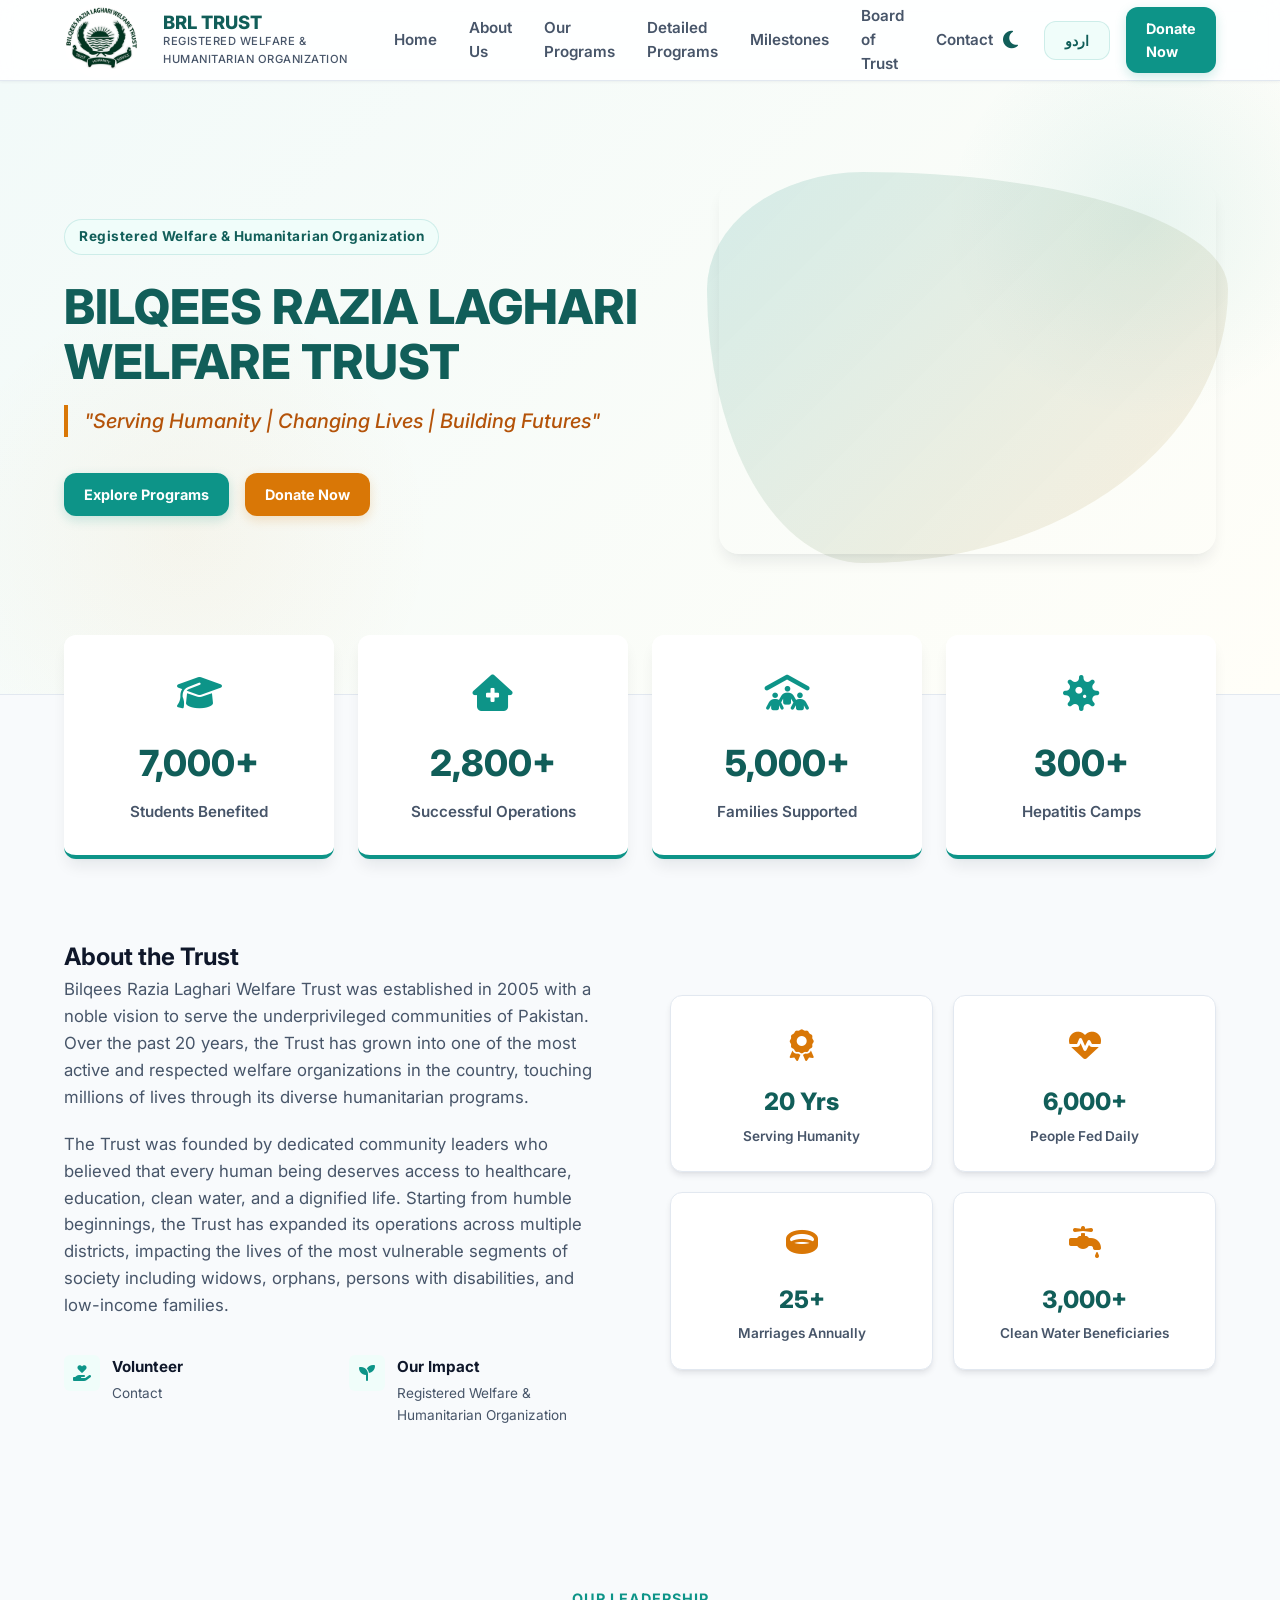
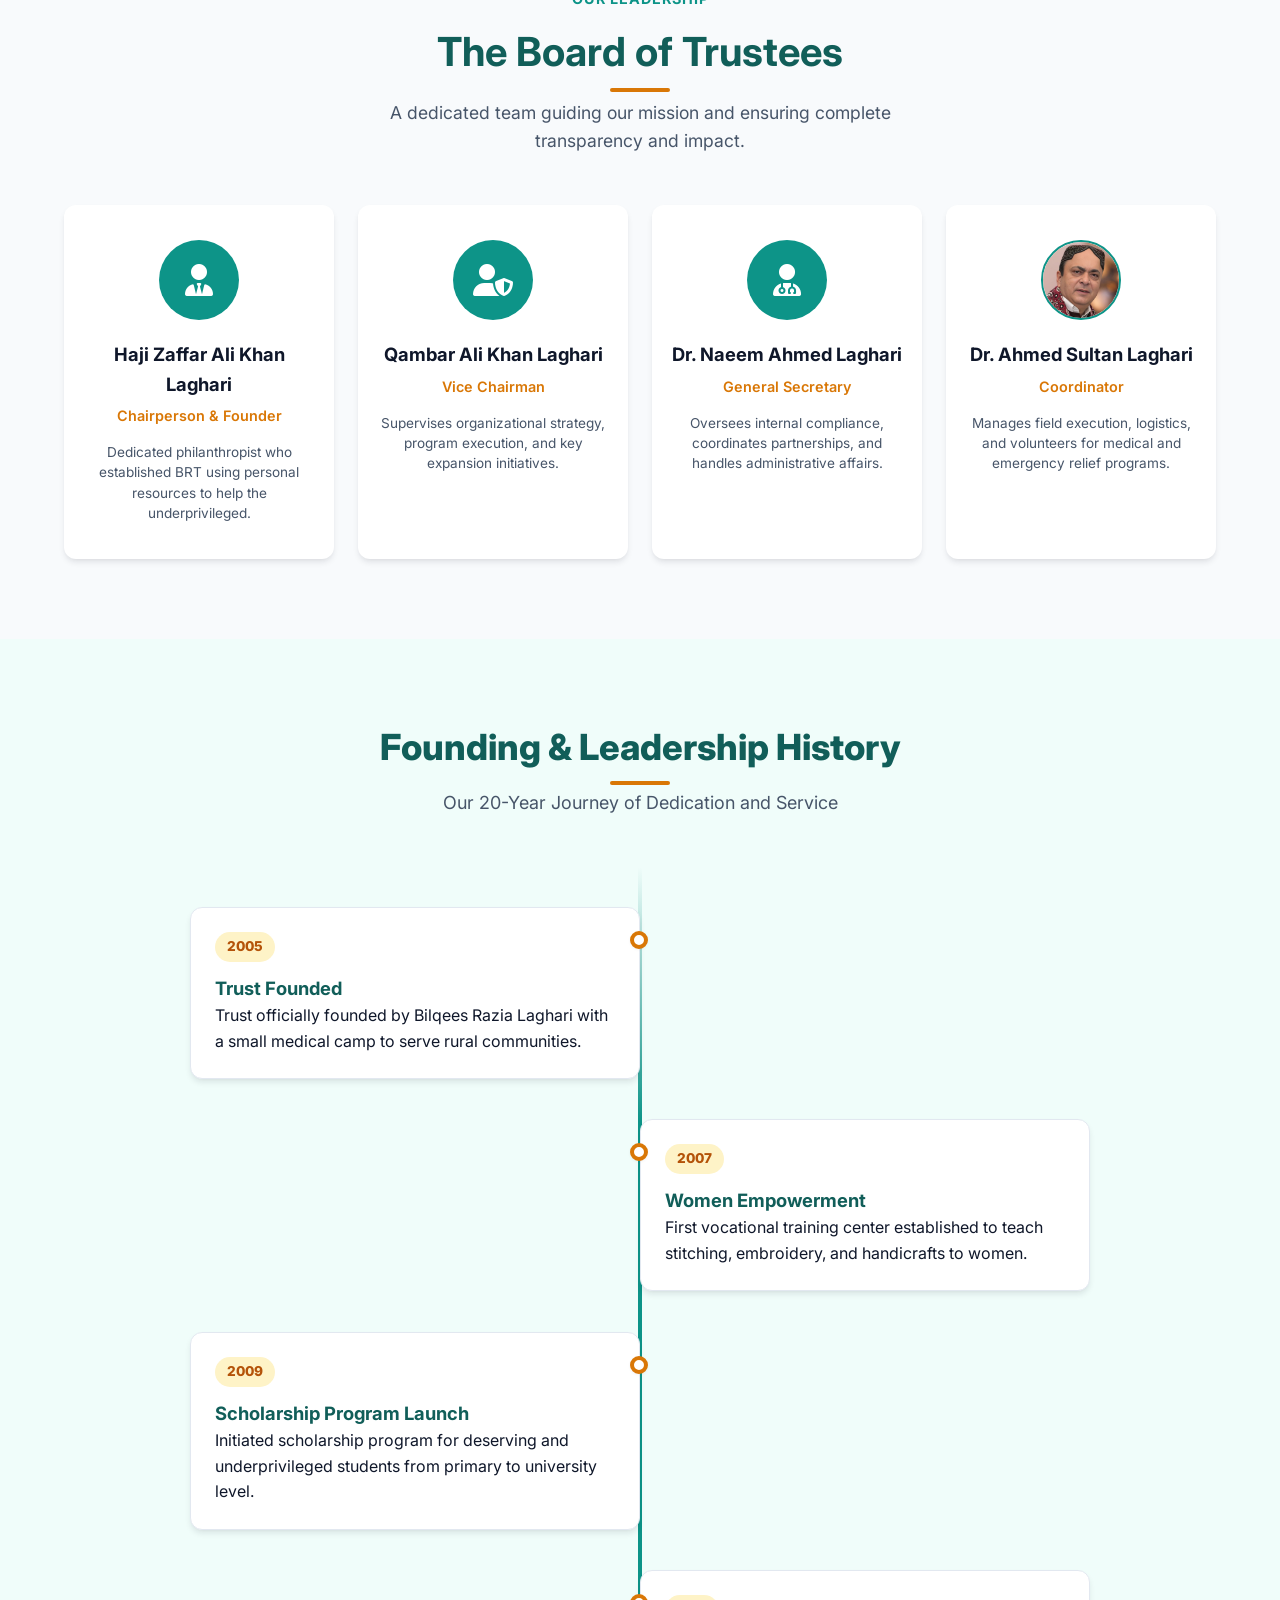
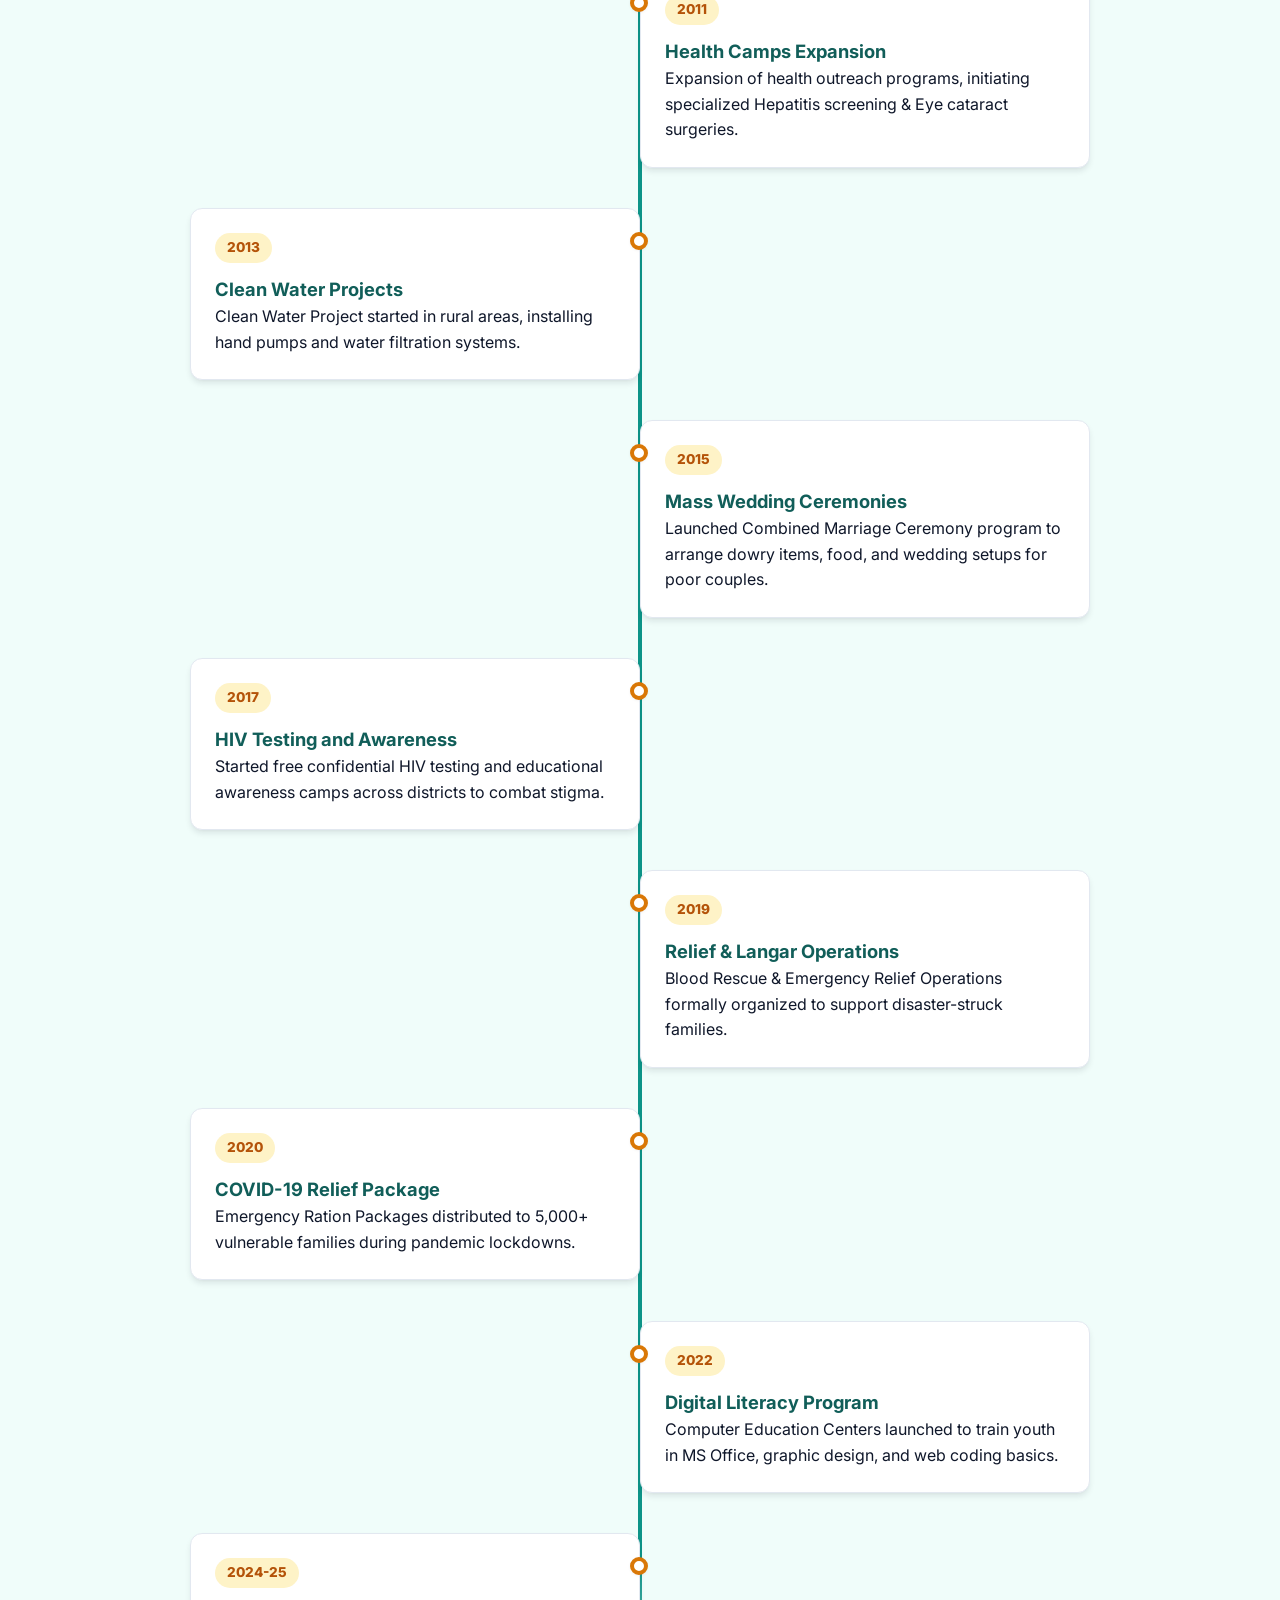
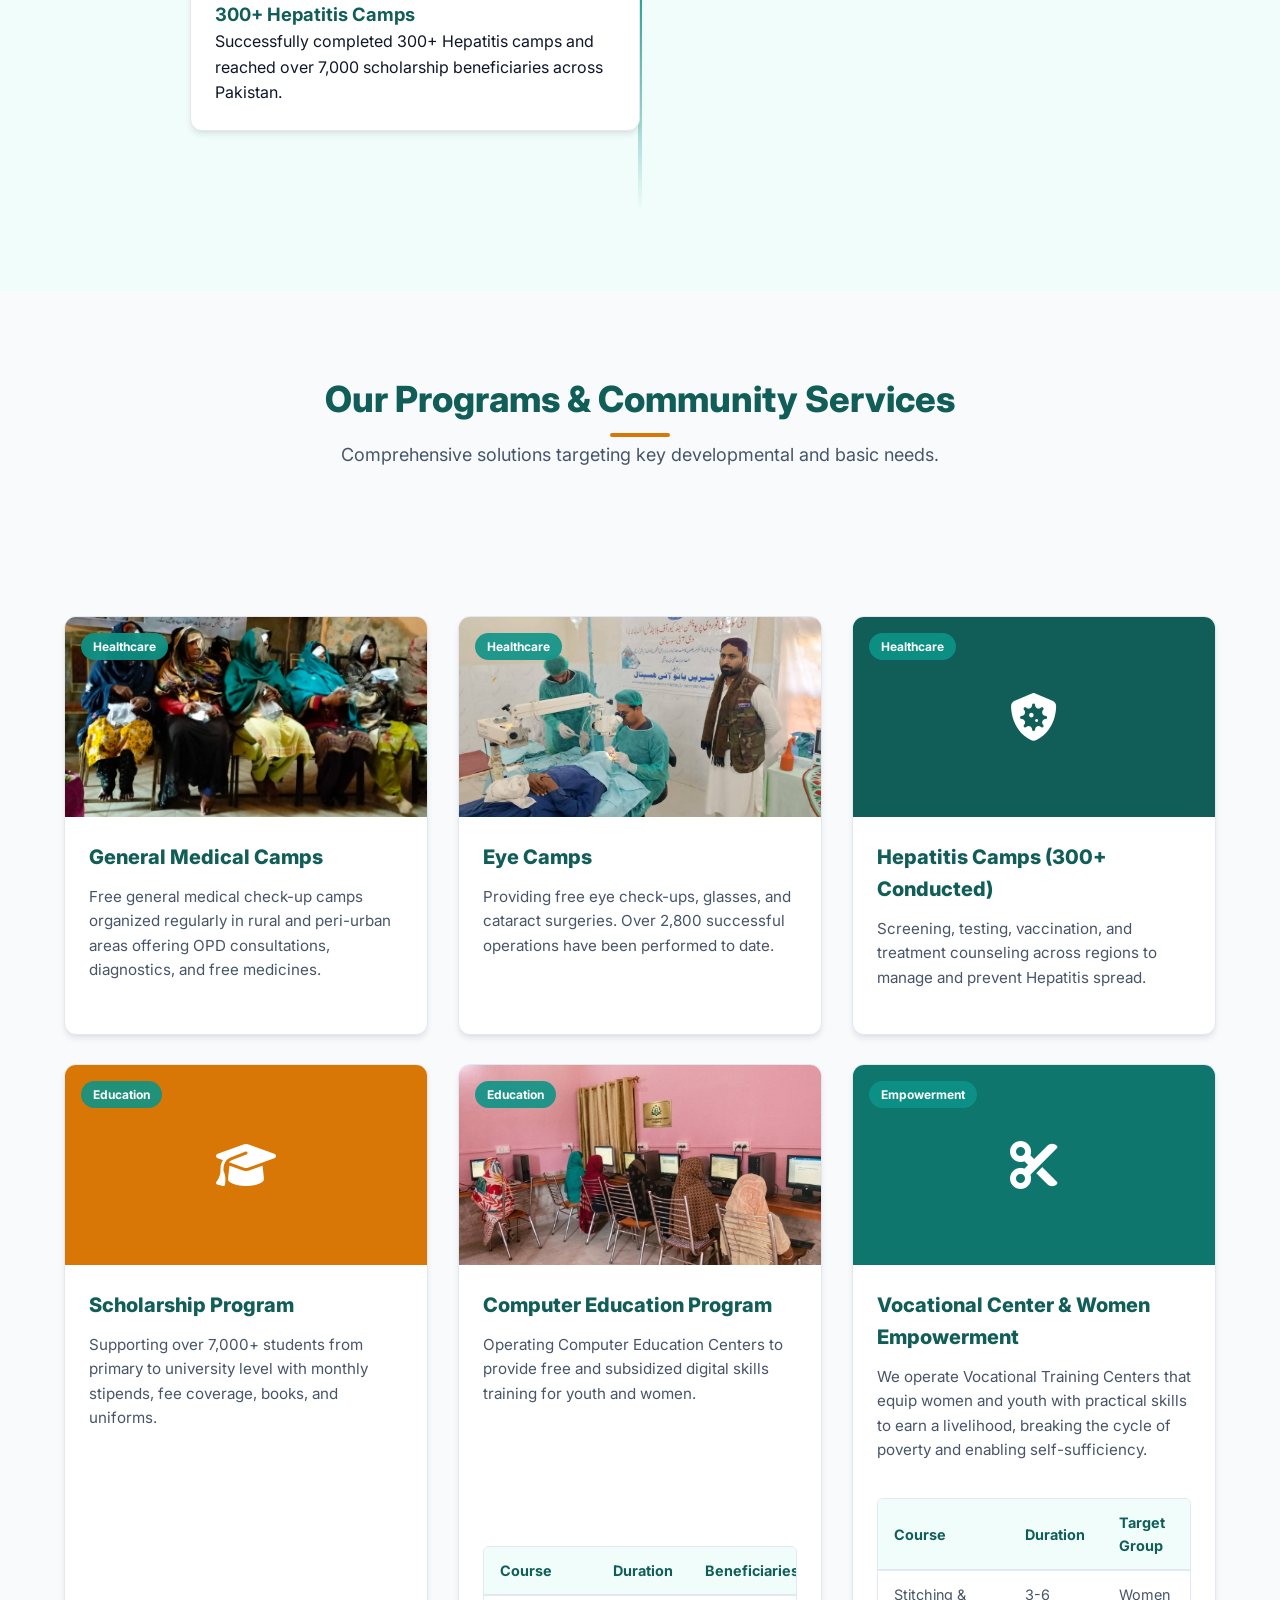
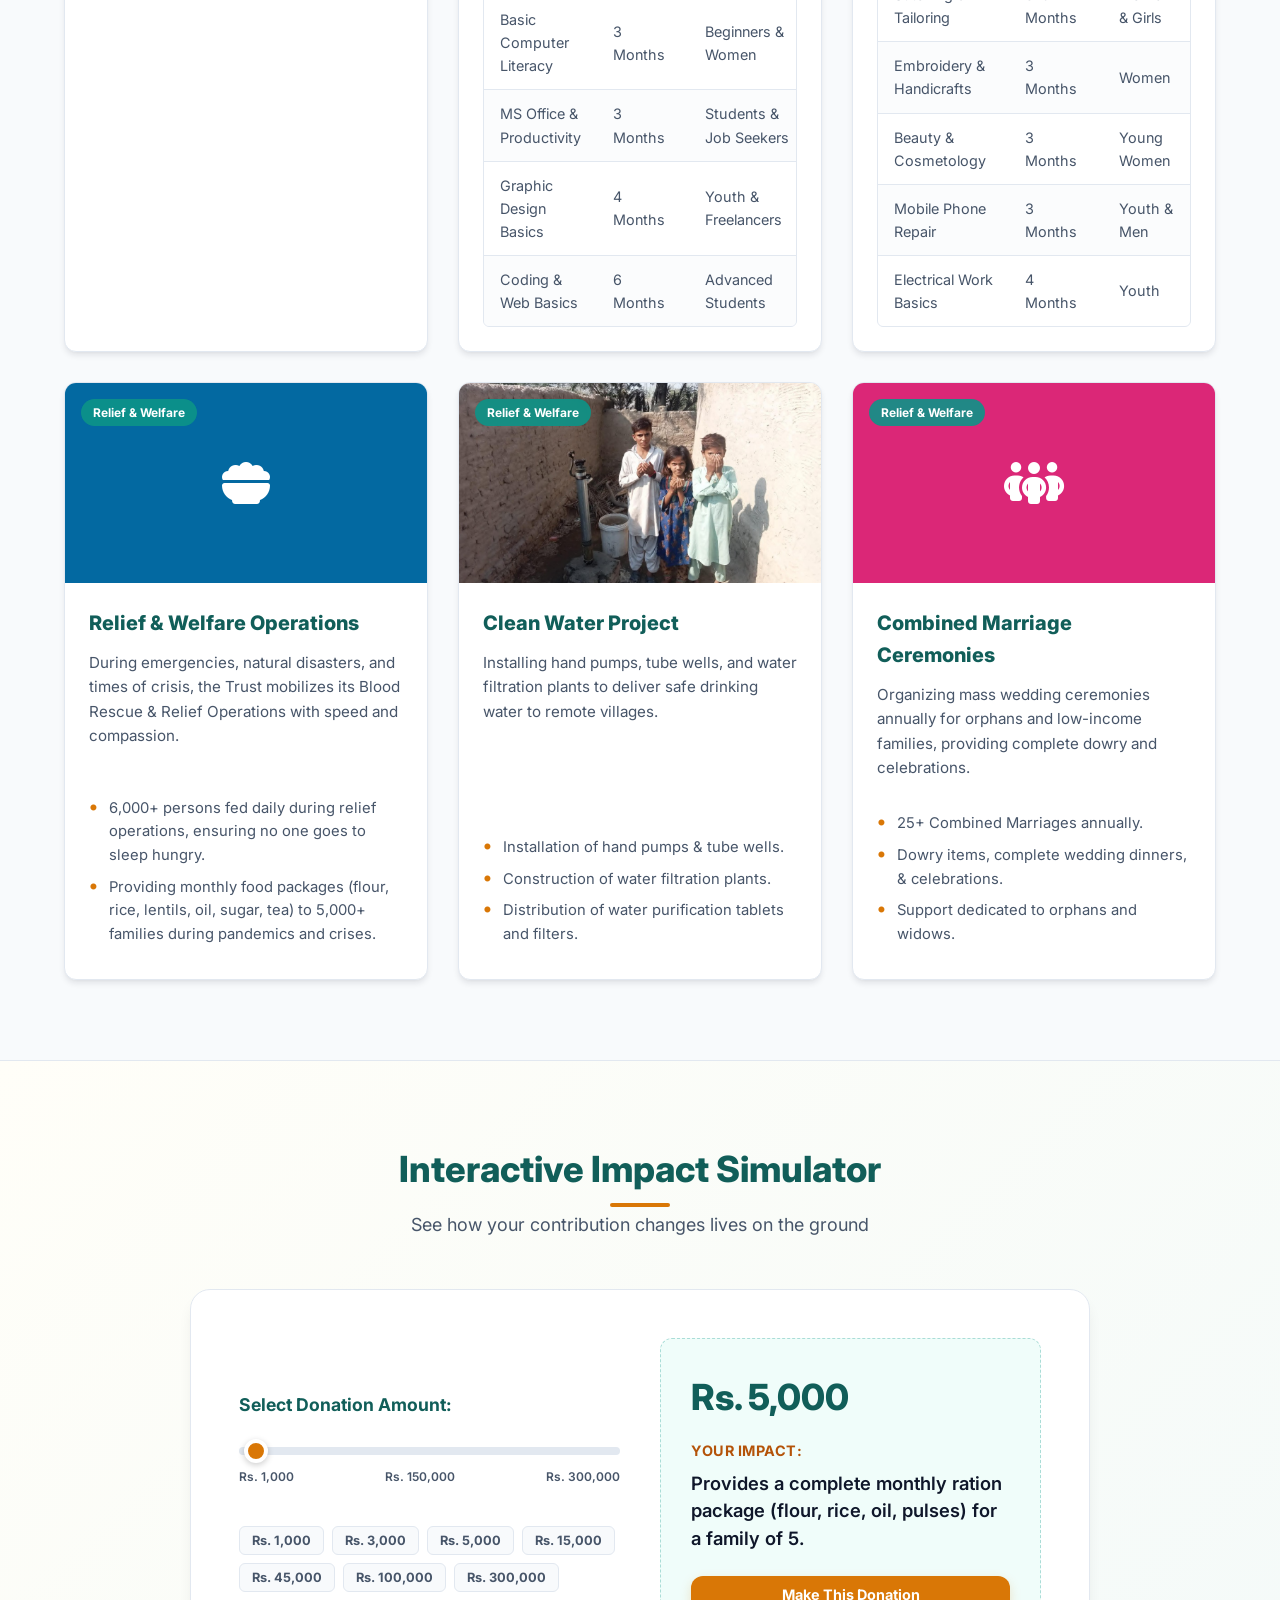
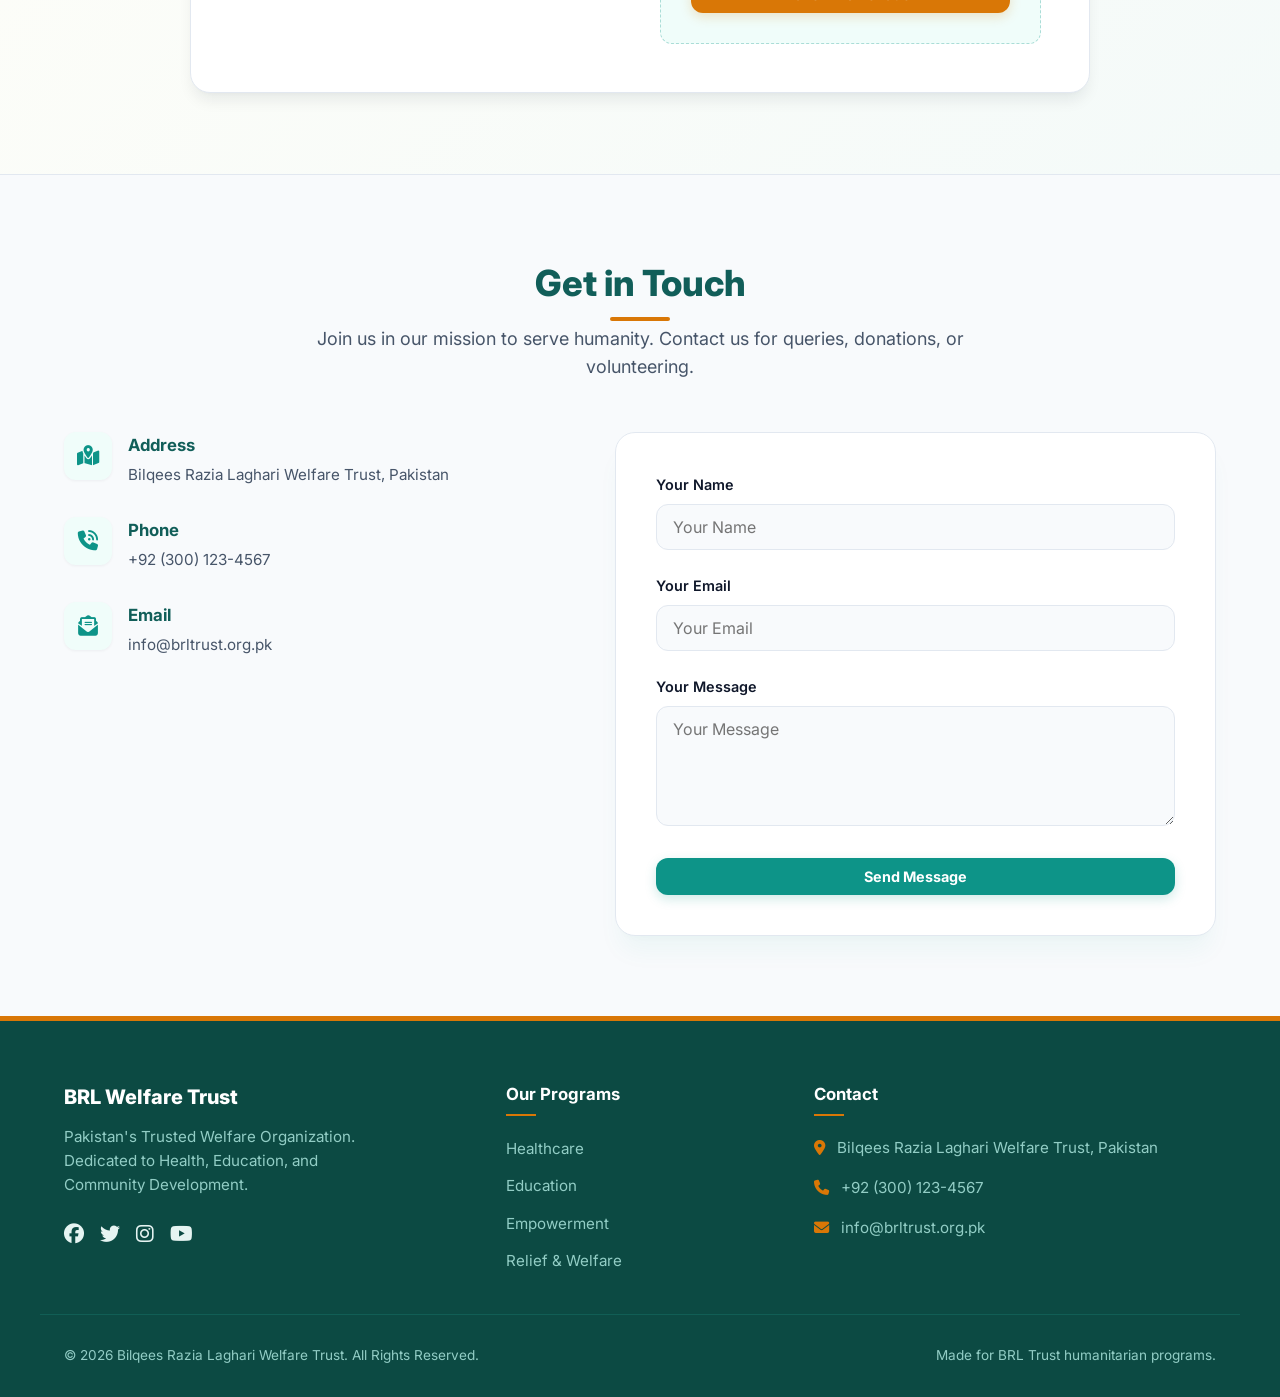
<file: index.html>
<!DOCTYPE html>
<html lang="en" dir="ltr">
<head>
  <meta charset="UTF-8">
  <meta name="viewport" content="width=device-width, initial-scale=1.0">
  <title>Bilqees Razia Laghari Welfare Trust</title>
  
  <!-- FontAwesome for Premium Icons -->
  <link rel="stylesheet" href="https://cdnjs.cloudflare.com/ajax/libs/font-awesome/6.4.0/css/all.min.css">
  
  <!-- Custom Stylesheets -->
  <link rel="stylesheet" href="style.css">
</head>
<body>

  <!-- ==========================================================================
       Header & Navigation
       ========================================================================== -->
  <header class="site-header">
    <div class="container nav-container">
      <a href="#" class="logo-area">
        <img src="assets/logo.png" alt="BRL Logo" style="height: 75px; width: auto; object-fit: contain; margin-right: 12px; border-radius: 50%;" onerror="this.style.display='none'">
        <div class="logo-text">
          <h1>BRL TRUST</h1>
          <p data-translate="hero_subtitle">Registered Welfare Organization</p>
        </div>
      </a>
      
      <nav class="nav-links">
        <a href="#hero" data-translate="nav_home">Home</a>
        <a href="#about" data-translate="nav_about">About Us</a>
        <a href="#programs" data-translate="nav_programs">Our Programs</a>
        <a href="programs-detailed.html">Detailed Programs</a>
        <a href="#history" data-translate="nav_history">Milestones</a>
        <a href="#board" data-translate="nav_board">Board of Trust</a>
        <a href="#contact" data-translate="nav_contact">Contact</a>
      </nav>
      
      <div class="nav-actions">
        <button id="theme-toggle-btn" class="btn btn-outline" style="border: none; font-size: 1.25rem; padding: 10px;" title="Toggle Day/Night Mode"><i class="fa-solid fa-moon"></i></button>
        <button id="lang-toggle-btn" class="btn btn-lang">Urdu / Ã˜Â§Ã˜Â±Ã˜Â¯Ã™Ë†</button>
        <a href="#simulator" class="btn btn-primary" data-translate="btn_donate">Donate Now</a>
      </div>
    </div>
  </header>

  <main>
    <!-- ==========================================================================
         Hero Section
         ========================================================================== -->
    <section id="hero" class="hero-section">
      <div class="container hero-grid">
        <div class="hero-content reveal-on-scroll">
          <span class="hero-tag" data-translate="hero_subtitle">Registered Welfare & Humanitarian Organization</span>
          <h1 data-translate="hero_title">BILQEES RAZIA LAGHARI WELFARE TRUST</h1>
          <div class="motto" data-translate="hero_tagline">"Serving Humanity | Changing Lives | Building Futures"</div>
          <div class="hero-btns">
            <a href="#programs" class="btn btn-primary btn-lg" data-translate="hero_cta_explore">Explore Programs</a>
            <a href="#simulator" class="btn btn-secondary btn-lg pulse-button" data-translate="btn_donate">Donate Now</a>
          </div>
        </div>
        <div class="hero-image-wrapper reveal-on-scroll reveal-delay-2">
          <div class="hero-image-bg"></div>
                    <div class="hero-slider-container">
            <img src="assets/hero-banner.png" alt="Hero Slide 1" class="hero-slider-img" onerror="this.src='https://images.unsplash.com/photo-1488521787991-ed7bbaae773c?ixlib=rb-4.0.3&auto=format&fit=crop&w=800&q=80'">
            <img src="assets/slider_new1.jpg" alt="Hero Slide 2" class="hero-slider-img" onerror="this.src='https://images.unsplash.com/photo-1502086223501-7ea6ecd79368?ixlib=rb-4.0.3&auto=format&fit=crop&w=800&q=80'">
            <img src="assets/slider_new2.jpg" alt="Hero Slide 3" class="hero-slider-img" onerror="this.src='https://images.unsplash.com/photo-1511632765486-a01980e01a18?ixlib=rb-4.0.3&auto=format&fit=crop&w=800&q=80'">
            <img src="assets/slider_new3.jpg" alt="Hero Slide 4" class="hero-slider-img" onerror="this.src='https://images.unsplash.com/photo-1488521787991-ed7bbaae773c?ixlib=rb-4.0.3&auto=format&fit=crop&w=800&q=80'">
            <img src="assets/slider_new4.jpg" alt="Hero Slide 5" class="hero-slider-img" onerror="this.src='https://images.unsplash.com/photo-1488521787991-ed7bbaae773c?ixlib=rb-4.0.3&auto=format&fit=crop&w=800&q=80'">
          </div>
        </div>
      </div>
    </section>

    <!-- ==========================================================================
         Stats Banner Section
         ========================================================================== -->
    <section id="impact-counters" class="stats-banner">
      <div class="container">
        <div class="stats-grid">
          <div class="stat-card reveal-on-scroll reveal-delay-1">
            <div class="stat-icon"><i class="fa-solid fa-graduation-cap"></i></div>
            <div class="stat-val" data-translate="stat_students_val" data-target="7,000+">0</div>
            <div class="stat-lbl" data-translate="stat_students_lbl">Students Benefited</div>
          </div>
          
          <div class="stat-card reveal-on-scroll reveal-delay-2">
            <div class="stat-icon"><i class="fa-solid fa-house-medical"></i></div>
            <div class="stat-val" data-translate="stat_operations_val" data-target="2,800+">0</div>
            <div class="stat-lbl" data-translate="stat_operations_lbl">Successful Operations</div>
          </div>
          
          <div class="stat-card reveal-on-scroll reveal-delay-3">
            <div class="stat-icon"><i class="fa-solid fa-people-roof"></i></div>
            <div class="stat-val" data-translate="stat_families_val" data-target="5,000+">0</div>
            <div class="stat-lbl" data-translate="stat_families_lbl">Families Supported</div>
          </div>
          
          <div class="stat-card reveal-on-scroll reveal-delay-4">
            <div class="stat-icon"><i class="fa-solid fa-virus"></i></div>
            <div class="stat-val" data-translate="stat_camps_val" data-target="300+">0</div>
            <div class="stat-lbl" data-translate="stat_camps_lbl">Hepatitis Camps</div>
          </div>
        </div>
      </div>
    </section>

    <!-- ==========================================================================
         About Section
         ========================================================================== -->
    <section id="about" class="section-padding">
      <div class="container about-grid">
        <div class="about-content reveal-on-scroll">
          <h2 data-translate="about_title">About the Trust</h2>
          <p data-translate="about_p1">Bilqees Razia Laghari Welfare Trust was established in 2005 with a noble vision to serve the underprivileged communities of Pakistan. Over the past 20 years, the Trust has grown into one of the most active and respected welfare organizations in the country, touching millions of lives through its diverse humanitarian programs.</p>
          <p data-translate="about_p2">The Trust was founded by dedicated community leaders who believed that every human being deserves access to healthcare, education, clean water, and a dignified life. Starting from humble beginnings, the Trust has expanded its operations across multiple districts, impacting the lives of the most vulnerable segments of society including widows, orphans, persons with disabilities, and low-income families.</p>
          
          <div class="about-feature-grid">
            <div class="about-feature-item">
              <div class="about-feature-icon"><i class="fa-solid fa-hand-holding-heart"></i></div>
              <div class="about-feature-text">
                <h4 data-translate="btn_volunteer">Volunteer Opportunities</h4>
                <p data-translate="nav_contact">Join our field force to support rural families.</p>
              </div>
            </div>
            <div class="about-feature-item">
              <div class="about-feature-icon"><i class="fa-solid fa-seedling"></i></div>
              <div class="about-feature-text">
                <h4 data-translate="nav_impact">Sustainable Growth</h4>
                <p data-translate="hero_subtitle">Dignified life, women empowerment, & literacy.</p>
              </div>
            </div>
          </div>
        </div>
        
        <div class="about-badges-group reveal-on-scroll reveal-delay-2">
          <div class="badge-card">
            <div class="badge-icon"><i class="fa-solid fa-award"></i></div>
            <h4 data-translate="stat_years_val">20 Yrs</h4>
            <p data-translate="stat_years_lbl">Serving Humanity</p>
          </div>
          <div class="badge-card">
            <div class="badge-icon"><i class="fa-solid fa-heart-pulse"></i></div>
            <h4 data-translate="stat_fed_val">6,000+</h4>
            <p data-translate="stat_fed_lbl">People Fed Daily</p>
          </div>
          <div class="badge-card">
            <div class="badge-icon"><i class="fa-solid fa-ring"></i></div>
            <h4 data-translate="stat_marriages_val">25+</h4>
            <p data-translate="stat_marriages_lbl">Marriages Annually</p>
          </div>
          <div class="badge-card">
            <div class="badge-icon"><i class="fa-solid fa-faucet-drip"></i></div>
            <h4 data-translate="stat_water_val">3,000+</h4>
            <p data-translate="stat_water_lbl">Clean Water Beneficiaries</p>
          </div>
        </div>
      </div>
    </section>

    <!-- ==========================================================================
         Our Team / Members Section
         ========================================================================== -->
    <section id="team" class="section-padding" style="background-color: var(--bg-base);">
      <div class="container">
        <div class="section-header reveal-on-scroll" style="text-align: center; margin-bottom: 50px;">
          <h4 style="color: var(--primary); font-size: 0.9rem; font-weight: 700; letter-spacing: 1px; text-transform: uppercase; margin-bottom: 10px;">Our Leadership</h4>
          <h2 style="color: var(--primary-dark); font-size: 2.5rem; margin-bottom: 15px; font-weight: bold; display: block;">The Board of Trustees</h2>
          <p style="color: var(--text-muted); font-size: 1.1rem; max-width: 600px; margin: 0 auto;">A dedicated team guiding our mission and ensuring complete transparency and impact.</p>
        </div>
        
        <div class="team-grid" style="display: grid; grid-template-columns: repeat(auto-fit, minmax(240px, 1fr)); gap: 24px; text-align: center;">
          
          <!-- Member 1 -->
          <div class="team-card-light" style="background-color: var(--bg-card); border-radius: 12px; padding: 35px 20px; transition: transform 0.3s; box-shadow: var(--shadow-md);">
            <div style="width: 80px; height: 80px; border-radius: 50%; background-color: var(--primary); margin: 0 auto 20px; display: flex; align-items: center; justify-content: center;">
              <i class="fa-solid fa-user-tie" style="font-size: 2rem; color: white;"></i>
            </div>
            <h3 style="color: var(--text-main); font-size: 1.15rem; margin-bottom: 5px; font-weight: 700;">Haji Zaffar Ali Khan Laghari</h3>
            <p style="color: var(--secondary); font-size: 0.9rem; font-weight: 600; margin-bottom: 15px;">Chairperson & Founder</p>
            <p style="color: var(--text-muted); font-size: 0.85rem; line-height: 1.5;">Dedicated philanthropist who established BRT using personal resources to help the underprivileged.</p>
          </div>
          
          <!-- Member 2 -->
          <div class="team-card-light" style="background-color: var(--bg-card); border-radius: 12px; padding: 35px 20px; transition: transform 0.3s; box-shadow: var(--shadow-md);">
            <div style="width: 80px; height: 80px; border-radius: 50%; background-color: var(--primary); margin: 0 auto 20px; display: flex; align-items: center; justify-content: center;">
              <i class="fa-solid fa-user-shield" style="font-size: 2rem; color: white;"></i>
            </div>
            <h3 style="color: var(--text-main); font-size: 1.15rem; margin-bottom: 5px; font-weight: 700;">Qambar Ali Khan Laghari</h3>
            <p style="color: var(--secondary); font-size: 0.9rem; font-weight: 600; margin-bottom: 15px;">Vice Chairman</p>
            <p style="color: var(--text-muted); font-size: 0.85rem; line-height: 1.5;">Supervises organizational strategy, program execution, and key expansion initiatives.</p>
          </div>
          
          <!-- Member 3 -->
          <div class="team-card-light" style="background-color: var(--bg-card); border-radius: 12px; padding: 35px 20px; transition: transform 0.3s; box-shadow: var(--shadow-md);">
            <div style="width: 80px; height: 80px; border-radius: 50%; background-color: var(--primary); margin: 0 auto 20px; display: flex; align-items: center; justify-content: center;">
              <i class="fa-solid fa-user-doctor" style="font-size: 2rem; color: white;"></i>
            </div>
            <h3 style="color: var(--text-main); font-size: 1.15rem; margin-bottom: 5px; font-weight: 700;">Dr. Naeem Ahmed Laghari</h3>
            <p style="color: var(--secondary); font-size: 0.9rem; font-weight: 600; margin-bottom: 15px;">General Secretary</p>
            <p style="color: var(--text-muted); font-size: 0.85rem; line-height: 1.5;">Oversees internal compliance, coordinates partnerships, and handles administrative affairs.</p>
          </div>
          
          <!-- Member 4 -->
          <div class="team-card-light" style="background-color: var(--bg-card); border-radius: 12px; padding: 35px 20px; transition: transform 0.3s; box-shadow: var(--shadow-md);">
            <div style="width: 80px; height: 80px; border-radius: 50%; background-color: var(--primary-light); margin: 0 auto 20px; display: flex; align-items: center; justify-content: center; overflow: hidden; border: 2px solid var(--primary);">
              <img src="assets/ahmed_new.jpg" alt="Ahmed Sultan Laghari" style="width: 100%; height: 100%; object-fit: cover;">
            </div>
            <h3 style="color: var(--text-main); font-size: 1.15rem; margin-bottom: 5px; font-weight: 700;">Dr. Ahmed Sultan Laghari</h3>
            <p style="color: var(--secondary); font-size: 0.9rem; font-weight: 600; margin-bottom: 15px;">Coordinator</p>
            <p style="color: var(--text-muted); font-size: 0.85rem; line-height: 1.5;">Manages field execution, logistics, and volunteers for medical and emergency relief programs.</p>
          </div>
          
        </div>
      </div>
    </section>

    <!-- ==========================================================================
         History Timeline Section
         ========================================================================== -->
    <section id="history" class="section-padding timeline-section">
      <div class="container">
        <div class="section-header reveal-on-scroll">
          <h2 data-translate="timeline_title">Founding & Leadership History</h2>
          <p data-translate="timeline_subtitle">Our 20-Year Journey of Dedication and Service</p>
        </div>
        
        <div class="timeline-wrapper timeline-container">
          <div class="timeline-item reveal-on-scroll">
            <div class="timeline-dot"></div>
            <div class="timeline-card">
              <span class="timeline-year">2005</span>
              <h4>Trust Founded</h4>
              <p>Trust officially founded by Bilqees Razia Laghari with a small medical camp to serve rural communities.</p>
            </div>
          </div>
          
          <div class="timeline-item reveal-on-scroll">
            <div class="timeline-dot"></div>
            <div class="timeline-card">
              <span class="timeline-year">2007</span>
              <h4>Women Empowerment</h4>
              <p>First vocational training center established to teach stitching, embroidery, and handicrafts to women.</p>
            </div>
          </div>
          
          <div class="timeline-item reveal-on-scroll">
            <div class="timeline-dot"></div>
            <div class="timeline-card">
              <span class="timeline-year">2009</span>
              <h4>Scholarship Program Launch</h4>
              <p>Initiated scholarship program for deserving and underprivileged students from primary to university level.</p>
            </div>
          </div>
          
          <div class="timeline-item reveal-on-scroll">
            <div class="timeline-dot"></div>
            <div class="timeline-card">
              <span class="timeline-year">2011</span>
              <h4>Health Camps Expansion</h4>
              <p>Expansion of health outreach programs, initiating specialized Hepatitis screening & Eye cataract surgeries.</p>
            </div>
          </div>
          
          <div class="timeline-item reveal-on-scroll">
            <div class="timeline-dot"></div>
            <div class="timeline-card">
              <span class="timeline-year">2013</span>
              <h4>Clean Water Projects</h4>
              <p>Clean Water Project started in rural areas, installing hand pumps and water filtration systems.</p>
            </div>
          </div>
          
          <div class="timeline-item reveal-on-scroll">
            <div class="timeline-dot"></div>
            <div class="timeline-card">
              <span class="timeline-year">2015</span>
              <h4>Mass Wedding Ceremonies</h4>
              <p>Launched Combined Marriage Ceremony program to arrange dowry items, food, and wedding setups for poor couples.</p>
            </div>
          </div>
          
          <div class="timeline-item reveal-on-scroll">
            <div class="timeline-dot"></div>
            <div class="timeline-card">
              <span class="timeline-year">2017</span>
              <h4>HIV Testing and Awareness</h4>
              <p>Started free confidential HIV testing and educational awareness camps across districts to combat stigma.</p>
            </div>
          </div>
          
          <div class="timeline-item reveal-on-scroll">
            <div class="timeline-dot"></div>
            <div class="timeline-card">
              <span class="timeline-year">2019</span>
              <h4>Relief & Langar Operations</h4>
              <p>Blood Rescue & Emergency Relief Operations formally organized to support disaster-struck families.</p>
            </div>
          </div>
          
          <div class="timeline-item reveal-on-scroll">
            <div class="timeline-dot"></div>
            <div class="timeline-card">
              <span class="timeline-year">2020</span>
              <h4>COVID-19 Relief Package</h4>
              <p>Emergency Ration Packages distributed to 5,000+ vulnerable families during pandemic lockdowns.</p>
            </div>
          </div>
          
          <div class="timeline-item reveal-on-scroll">
            <div class="timeline-dot"></div>
            <div class="timeline-card">
              <span class="timeline-year">2022</span>
              <h4>Digital Literacy Program</h4>
              <p>Computer Education Centers launched to train youth in MS Office, graphic design, and web coding basics.</p>
            </div>
          </div>
          
          <div class="timeline-item reveal-on-scroll">
            <div class="timeline-dot"></div>
            <div class="timeline-card">
              <span class="timeline-year">2024-25</span>
              <h4>300+ Hepatitis Camps</h4>
              <p>Successfully completed 300+ Hepatitis camps and reached over 7,000 scholarship beneficiaries across Pakistan.</p>
            </div>
          </div>
        </div>
      </div>
    </section>



    <!-- ==========================================================================
         Programs Grid Section
         ========================================================================== -->
    <section id="programs" class="section-padding">
      <div class="container">
        <div class="section-header reveal-on-scroll">
          <h2 data-translate="prog_title">Our Programs & Community Services</h2>
          <p data-translate="prog_subtitle">Comprehensive solutions targeting key developmental and basic needs.</p>
        </div>
        
        <!-- Filter Tabs -->
        <div class="tabs-container reveal-on-scroll">
          <button class="tab-btn active" data-category="all" data-translate="tab_all">All Programs</button>
          <button class="tab-btn" data-category="health" data-translate="tab_health">Healthcare</button>
          <button class="tab-btn" data-category="education" data-translate="tab_education">Education</button>
          <button class="tab-btn" data-category="empowerment" data-translate="tab_empowerment">Empowerment</button>
          <button class="tab-btn" data-category="relief" data-translate="tab_relief">Relief & Welfare</button>
        </div>
        
        <!-- Programs Cards Grid -->
        <div class="programs-grid">
          
          <!-- Health: General Medical Camps -->
          <div class="program-card reveal-on-scroll" data-category="health">
            <div class="program-img">
              <span class="program-category-badge" data-translate="tab_health">Healthcare</span>
              <img src="assets/relief_operation.jpg" alt="General Medical Camps" style="width: 100%; height: 100%; object-fit: cover;">
            </div>
            <div class="program-body">
              <h3 data-translate="health_general_title">General Medical Camps</h3>
              <p data-translate="health_general_desc">Free general medical check-up camps organized regularly in rural and peri-urban areas offering OPD consultations, diagnostics, and free medicines.</p>
            </div>
          </div>
          
          <!-- Health: Eye Camps -->
          <div class="program-card reveal-on-scroll" data-category="health">
            <div class="program-img">
              <span class="program-category-badge" data-translate="tab_health">Healthcare</span>
              <img src="assets/eye_camp.jpg" alt="Eye Camps" style="width: 100%; height: 100%; object-fit: cover;">
            </div>
            <div class="program-body">
              <h3 data-translate="health_eye_title">Eye Camps & Operations</h3>
              <p data-translate="health_eye_desc">Providing free eye check-ups, glasses, and cataract surgeries. Over 2,800 successful operations have been performed to date.</p>
            </div>
          </div>

          <!-- Health: Hepatitis & HIV Camps -->
          <div class="program-card reveal-on-scroll" data-category="health">
            <div class="program-img">
              <span class="program-category-badge" data-translate="tab_health">Healthcare</span>
              <div style="background-color: #115e59; width: 100%; height: 100%; display: flex; align-items: center; justify-content: center; color: white; font-size: 3rem;"><i class="fa-solid fa-shield-virus"></i></div>
            </div>
            <div class="program-body">
              <h3 data-translate="health_hep_title">Hepatitis & HIV Camps</h3>
              <p data-translate="health_hep_desc">Screening, testing, vaccination, and treatment counseling across regions to manage and prevent Hepatitis and HIV spread.</p>
            </div>
          </div>
          
          <!-- Education: Scholarships -->
          <div class="program-card reveal-on-scroll" data-category="education">
            <div class="program-img">
              <span class="program-category-badge" data-translate="tab_education">Education</span>
              <div style="background-color: var(--secondary); width: 100%; height: 100%; display: flex; align-items: center; justify-content: center; color: white; font-size: 3rem;"><i class="fa-solid fa-graduation-cap"></i></div>
            </div>
            <div class="program-body">
              <h3 data-translate="edu_scholarships_title">Scholarship Program</h3>
              <p data-translate="edu_scholarships_desc">Supporting over 7,000+ students from primary to university level with monthly stipends, fee coverage, books, and uniforms.</p>
            </div>
          </div>
          
          <!-- Education: Computer Literacy -->
          <div class="program-card reveal-on-scroll" data-category="education">
            <div class="program-img">
              <span class="program-category-badge" data-translate="tab_education">Education</span>
              <img src="assets/computer_girls.png" alt="Computer Education Centers" style="width: 100%; height: 100%; object-fit: cover;">
            </div>
            <div class="program-body">
              <h3 data-translate="edu_computer_title">Computer Education Centers</h3>
              <p data-translate="edu_computer_desc">Operating Computer Education Centers to provide free and subsidized digital skills training for youth and women.</p>
              
              <div class="table-wrapper">
                <table class="data-table">
                  <thead>
                    <tr>
                      <th data-translate="voc_course">Course</th>
                      <th data-translate="edu_duration">Duration</th>
                      <th data-translate="edu_beneficiaries">Beneficiaries</th>
                    </tr>
                  </thead>
                  <tbody>
                    <tr>
                      <td>Basic Computer Literacy</td>
                      <td>3 Months</td>
                      <td>Beginners & Women</td>
                    </tr>
                    <tr>
                      <td>MS Office & Productivity</td>
                      <td>3 Months</td>
                      <td>Students & Job Seekers</td>
                    </tr>
                    <tr>
                      <td>Graphic Design Basics</td>
                      <td>4 Months</td>
                      <td>Youth & Freelancers</td>
                    </tr>
                    <tr>
                      <td>Coding & Web Basics</td>
                      <td>6 Months</td>
                      <td>Advanced Students</td>
                    </tr>
                  </tbody>
                </table>
              </div>
            </div>
          </div>
          
          <!-- Empowerment: Vocational training -->
          <div class="program-card reveal-on-scroll" data-category="empowerment">
            <div class="program-img">
              <span class="program-category-badge" data-translate="tab_empowerment">Empowerment</span>
              <div style="background-color: #0f766e; width: 100%; height: 100%; display: flex; align-items: center; justify-content: center; color: white; font-size: 3rem;"><i class="fa-solid fa-scissors"></i></div>
            </div>
            <div class="program-body">
              <h3 data-translate="voc_title">Vocational Center</h3>
              <p data-translate="voc_intro">We operate Vocational Training Centers that equip women and youth with practical skills to earn a livelihood, enabling self-sufficiency.</p>
              
              <div class="table-wrapper">
                <table class="data-table">
                  <thead>
                    <tr>
                      <th data-translate="voc_course">Course</th>
                      <th data-translate="edu_duration">Duration</th>
                      <th data-translate="voc_target">Target Group</th>
                    </tr>
                  </thead>
                  <tbody>
                    <tr>
                      <td>Stitching & Tailoring</td>
                      <td>3-6 Months</td>
                      <td>Women & Girls</td>
                    </tr>
                    <tr>
                      <td>Embroidery & Handicrafts</td>
                      <td>3 Months</td>
                      <td>Women</td>
                    </tr>
                    <tr>
                      <td>Beauty & Cosmetology</td>
                      <td>3 Months</td>
                      <td>Young Women</td>
                    </tr>
                    <tr>
                      <td>Mobile Phone Repair</td>
                      <td>3 Months</td>
                      <td>Youth & Men</td>
                    </tr>
                    <tr>
                      <td>Electrical Work Basics</td>
                      <td>4 Months</td>
                      <td>Youth</td>
                    </tr>
                  </tbody>
                </table>
              </div>
            </div>
          </div>
          
          <!-- Relief: Langar & Ration -->
          <div class="program-card reveal-on-scroll" data-category="relief">
            <div class="program-img">
              <span class="program-category-badge" data-translate="tab_relief">Relief & Welfare</span>
              <div style="background-color: #0369a1; width: 100%; height: 100%; display: flex; align-items: center; justify-content: center; color: white; font-size: 3rem;"><i class="fa-solid fa-bowl-food"></i></div>
            </div>
            <div class="program-body">
              <h3 data-translate="relief_title">Relief & Ration Distribution</h3>
              <p data-translate="relief_intro">During emergencies and times of crisis, the Trust mobilizes Food provision and complete monthly packages to support families.</p>
              <ul class="bullet-list">
                <li data-translate="relief_langar_desc">6,000+ persons fed daily during relief operations.</li>
                <li data-translate="relief_ration_desc">5,000+ families received complete ration packs (flour, rice, oil, sugar).</li>
              </ul>
            </div>
          </div>
          
          <!-- Relief: Clean Water Project -->
          <div class="program-card reveal-on-scroll" data-category="relief">
            <div class="program-img">
              <span class="program-category-badge" data-translate="tab_relief">Relief & Welfare</span>
              <img src="assets/clean_water.jpg" alt="Clean Water Project" style="width: 100%; height: 100%; object-fit: cover;">
            </div>
            <div class="program-body">
              <h3 data-translate="relief_water">Clean Water Project</h3>
              <p data-translate="relief_water_desc">Installing hand pumps, tube wells, and water filtration plants to deliver safe drinking water to remote water-scarce villages.</p>
              <ul class="bullet-list">
                <li>Installation of hand pumps & tube wells.</li>
                <li>Construction of water filtration plants.</li>
                <li>Distribution of water purification tablets and filters.</li>
              </ul>
            </div>
          </div>
          
          <!-- Relief: Combined Marriages -->
          <div class="program-card reveal-on-scroll" data-category="relief">
            <div class="program-img">
              <span class="program-category-badge" data-translate="tab_relief">Relief & Welfare</span>
              <div style="background-color: #db2777; width: 100%; height: 100%; display: flex; align-items: center; justify-content: center; color: white; font-size: 3rem;"><i class="fa-solid fa-people-group"></i></div>
            </div>
            <div class="program-body">
              <h3 data-translate="relief_marriages">Combined Marriages</h3>
              <p data-translate="relief_marriages_desc">Organizing mass wedding ceremonies annually for orphans and low-income families, providing complete dowry setups and celebrations.</p>
              <ul class="bullet-list">
                <li>25+ Combined Marriages annually.</li>
                <li>Dowry items, complete wedding dinners, & celebrations.</li>
                <li>Support dedicated to orphans and widows.</li>
              </ul>
            </div>
          </div>

        </div>
      </div>
    </section>

    <!-- ==========================================================================
         Donation Impact Simulator
         ========================================================================== -->
    <section id="simulator" class="section-padding simulator-section">
      <div class="container">
        <div class="section-header reveal-on-scroll">
          <h2 data-translate="sim_title">Interactive Impact Simulator</h2>
          <p data-translate="sim_subtitle">See how your contribution changes lives on the ground</p>
        </div>
        
        <div class="simulator-card reveal-on-scroll">
          <div class="sim-input-area">
            <label class="sim-label" for="donation-range" data-translate="sim_amount_lbl">Select Donation Amount:</label>
            <div class="slider-container">
              <input type="range" id="donation-range" class="range-slider" min="1000" max="300000" step="500" value="5000">
              <div class="sim-ticks">
                <span>Rs. 1,000</span>
                <span>Rs. 150,000</span>
                <span>Rs. 300,000</span>
              </div>
            </div>
            
            <div class="quick-tiers">
              <button class="tier-btn" data-value="1000">Rs. 1,000</button>
              <button class="tier-btn" data-value="3000">Rs. 3,000</button>
              <button class="tier-btn" data-value="5000">Rs. 5,000</button>
              <button class="tier-btn" data-value="15000">Rs. 15,000</button>
              <button class="tier-btn" data-value="45000">Rs. 45,000</button>
              <button class="tier-btn" data-value="100000">Rs. 100,000</button>
              <button class="tier-btn" data-value="300000">Rs. 300,000</button>
            </div>
          </div>
          
          <div class="sim-output-area">
            <div>
              <div class="sim-val-display" id="donation-value">Rs. 5,000</div>
              <div class="sim-impact-box">
                <h4 data-translate="sim_impact_title">Your Impact:</h4>
                <div class="sim-impact-text" id="donation-impact">Provides a complete monthly ration package (flour, rice, oil, pulses) for a family of 5.</div>
              </div>
            </div>
            
            <button class="btn btn-secondary" style="width: 100%; margin-top: 24px;" data-translate="sim_cta">Make This Donation</button>
          </div>
        </div>
      </div>
    </section>

    <!-- ==========================================================================
         Contact & Volunteer Section
         ========================================================================== -->
    <section id="contact" class="section-padding">
      <div class="container">
        <div class="section-header reveal-on-scroll">
          <h2 data-translate="contact_title">Get in Touch</h2>
          <p data-translate="contact_subtitle">Join us in our mission to serve humanity. Contact us for queries, donations, or volunteering.</p>
        </div>
        
        <div class="contact-grid">
          <div class="contact-info reveal-on-scroll">
            <div class="contact-card">
              <div class="contact-icon"><i class="fa-solid fa-map-location-dot"></i></div>
              <div class="contact-details">
                <h4 data-translate="contact_address">Address</h4>
                <p data-translate="contact_address_val">Bilqees Razia Laghari Welfare Trust, Pakistan</p>
              </div>
            </div>
            
            <div class="contact-card">
              <div class="contact-icon"><i class="fa-solid fa-phone-volume"></i></div>
              <div class="contact-details">
                <h4 data-translate="contact_phone">Phone</h4>
                <p>+92 (300) 123-4567</p>
              </div>
            </div>
            
            <div class="contact-card">
              <div class="contact-icon"><i class="fa-solid fa-envelope-open-text"></i></div>
              <div class="contact-details">
                <h4 data-translate="contact_email">Email</h4>
                <p>info@brltrust.org.pk</p>
              </div>
            </div>
          </div>
          
          <div class="contact-form-wrapper reveal-on-scroll reveal-delay-2">
            <form action="#" method="POST" onsubmit="event.preventDefault(); alert('Thank you for contacting us!');">
              <div class="form-group">
                <label for="name" data-translate="contact_name_placeholder">Your Name</label>
                <input type="text" id="name" class="form-control" placeholder="Your Name" required data-translate="contact_name_placeholder">
              </div>
              <div class="form-group">
                <label for="email" data-translate="contact_email_placeholder">Your Email</label>
                <input type="email" id="email" class="form-control" placeholder="Your Email" required data-translate="contact_email_placeholder">
              </div>
              <div class="form-group">
                <label for="message" data-translate="contact_message_placeholder">Your Message</label>
                <textarea id="message" class="form-control" placeholder="Your Message" required data-translate="contact_message_placeholder"></textarea>
              </div>
              <button type="submit" class="btn btn-primary" style="width: 100%;" data-translate="contact_send">Send Message</button>
            </form>
          </div>
        </div>
      </div>
    </section>
  </main>

  <!-- ==========================================================================
       Footer
       ========================================================================== -->
  <footer class="site-footer">
    <div class="container footer-grid">
      <div class="footer-brand">
        <h3>BRL Welfare Trust</h3>
        <p data-translate="footer_text">Pakistan's Trusted Welfare Organization. Dedicated to Health, Education, and Community Development.</p>
        <div style="display: flex; gap: 16px; font-size: 1.25rem;">
          <a href="#"><i class="fa-brands fa-facebook"></i></a>
          <a href="#"><i class="fa-brands fa-twitter"></i></a>
          <a href="#"><i class="fa-brands fa-instagram"></i></a>
          <a href="#"><i class="fa-brands fa-youtube"></i></a>
        </div>
      </div>
      
      <div class="footer-links">
        <h4 data-translate="nav_programs">Our Programs</h4>
        <ul>
          <li><a href="#programs" data-translate="tab_health">Healthcare</a></li>
          <li><a href="#programs" data-translate="tab_education">Education</a></li>
          <li><a href="#programs" data-translate="tab_empowerment">Empowerment</a></li>
          <li><a href="#programs" data-translate="tab_relief">Relief & Welfare</a></li>
        </ul>
      </div>
      
      <div class="footer-contact">
        <h4 data-translate="nav_contact">Contact Us</h4>
        <ul>
          <li><i class="fa-solid fa-location-dot"></i> <span data-translate="contact_address_val">Bilqees Razia Laghari Welfare Trust, Pakistan</span></li>
          <li><i class="fa-solid fa-phone"></i> <span>+92 (300) 123-4567</span></li>
          <li><i class="fa-solid fa-envelope"></i> <span>info@brltrust.org.pk</span></li>
        </ul>
      </div>
    </div>
    
    <div class="container footer-bottom">
      <p data-translate="footer_copyright">Ã‚Â© 2026 Bilqees Razia Laghari Welfare Trust. All Rights Reserved.</p>
      <p>Made for BRL Trust humanitarian programs.</p>
    </div>
  </footer>

  <!-- Translation and Logic scripts (Attached to Global Window) -->
  <script src="script.js"></script>
</body>
</html>
</file>
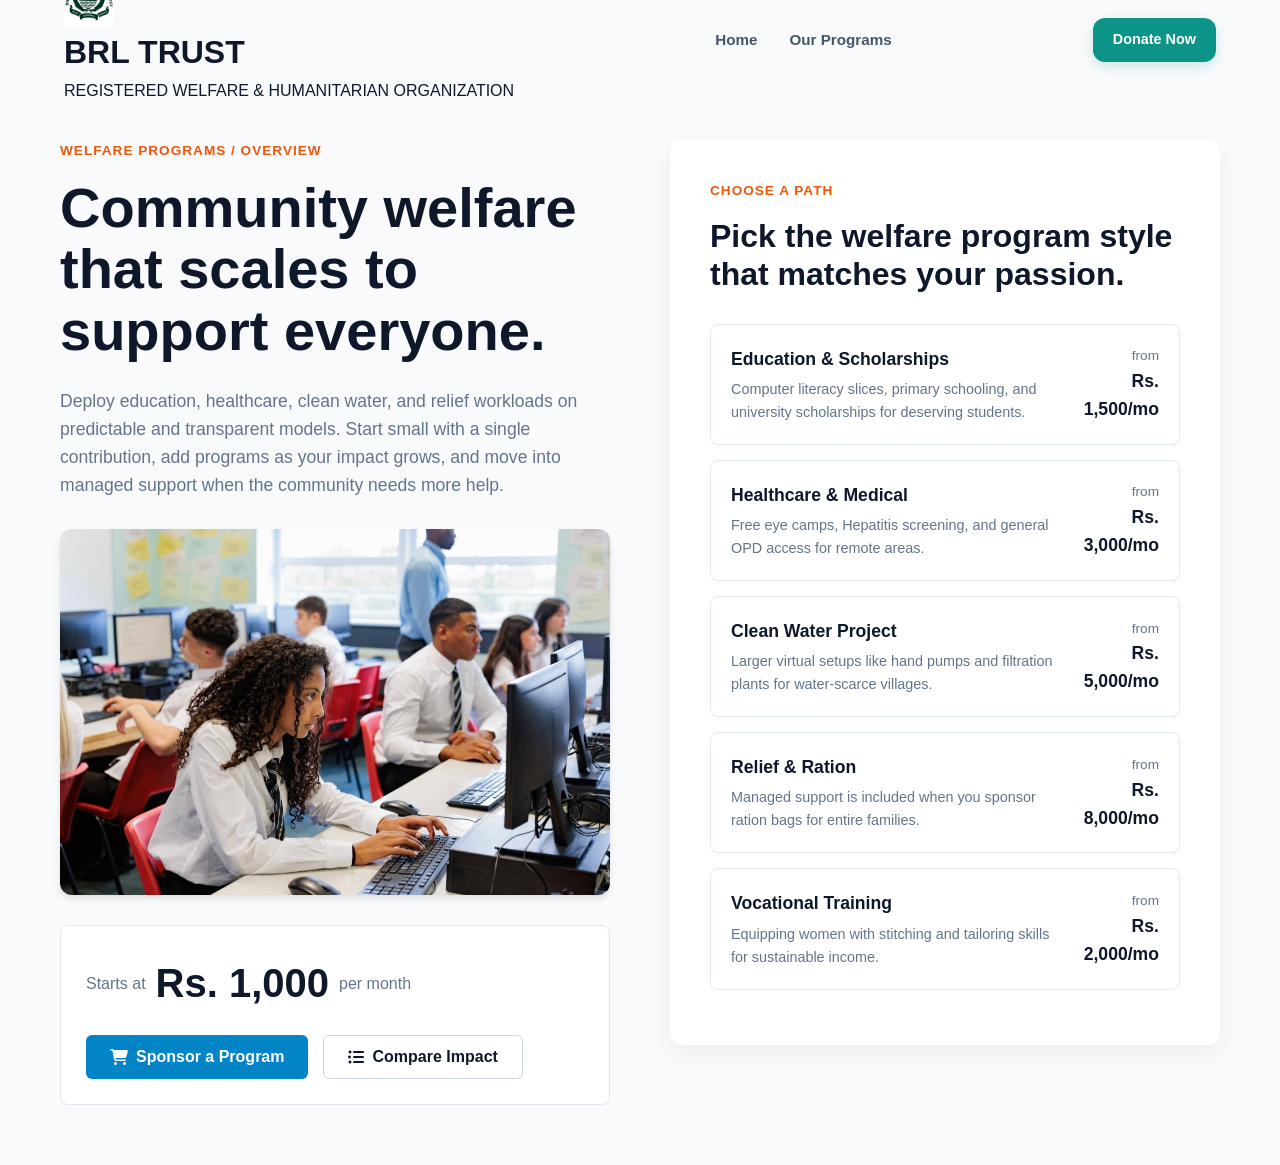
<file: programs-detailed.html>
<!DOCTYPE html>
<html lang="en">
<head>
  <meta charset="UTF-8">
  <meta name="viewport" content="width=device-width, initial-scale=1.0">
  <title>Welfare Programs - Bilqees Razia Laghari Trust</title>
  <link rel="stylesheet" href="https://cdnjs.cloudflare.com/ajax/libs/font-awesome/6.4.0/css/all.min.css">
  <link rel="stylesheet" href="style.css">
  <style>
    body {
      background-color: #f8fafc;
      font-family: 'Segoe UI', Roboto, Helvetica, Arial, sans-serif;
    }
    
    .pricing-layout {
      max-width: 1200px;
      margin: 60px auto;
      padding: 0 20px;
      display: grid;
      grid-template-columns: 1fr 1fr;
      gap: 60px;
      align-items: flex-start;
    }

    @media (max-width: 900px) {
      .pricing-layout {
        grid-template-columns: 1fr;
      }
    }

    .pricing-left h5 {
      color: #ea580c;
      font-size: 0.85rem;
      text-transform: uppercase;
      letter-spacing: 1px;
      margin-bottom: 15px;
    }

    .pricing-left h1 {
      font-size: 3.5rem;
      color: #0f172a;
      line-height: 1.1;
      margin-bottom: 25px;
      font-weight: 800;
    }

    .pricing-left p {
      font-size: 1.1rem;
      color: #64748b;
      line-height: 1.6;
      margin-bottom: 30px;
    }

    .pricing-left img {
      width: 100%;
      border-radius: 12px;
      margin-bottom: 30px;
      box-shadow: 0 4px 6px rgba(0,0,0,0.1);
    }

    .donate-box {
      border: 1px solid #e2e8f0;
      border-radius: 8px;
      padding: 25px;
      background: white;
    }

    .donate-box-title {
      font-size: 1rem;
      color: #64748b;
      display: flex;
      align-items: center;
      gap: 10px;
      margin-bottom: 20px;
    }

    .donate-box-title span {
      font-size: 2.5rem;
      font-weight: 800;
      color: #0f172a;
    }

    .donate-buttons {
      display: flex;
      gap: 15px;
    }

    .btn-primary-blue {
      background-color: #0284c7;
      color: white;
      padding: 12px 24px;
      border-radius: 6px;
      font-weight: 600;
      text-decoration: none;
      display: inline-flex;
      align-items: center;
      gap: 8px;
      border: none;
      cursor: pointer;
    }

    .btn-outline {
      background-color: white;
      color: #0f172a;
      padding: 12px 24px;
      border-radius: 6px;
      font-weight: 600;
      text-decoration: none;
      display: inline-flex;
      align-items: center;
      gap: 8px;
      border: 1px solid #cbd5e1;
      cursor: pointer;
    }

    .pricing-right {
      background: white;
      padding: 40px;
      border-radius: 12px;
      box-shadow: 0 10px 25px rgba(0,0,0,0.05);
    }

    .pricing-right h5 {
      color: #ea580c;
      font-size: 0.85rem;
      text-transform: uppercase;
      letter-spacing: 1px;
      margin-bottom: 15px;
    }

    .pricing-right h2 {
      font-size: 2rem;
      color: #0f172a;
      line-height: 1.2;
      margin-bottom: 30px;
      font-weight: 800;
    }

    .service-card {
      border: 1px solid #e2e8f0;
      border-radius: 8px;
      padding: 20px;
      margin-bottom: 15px;
      display: flex;
      justify-content: space-between;
      align-items: center;
      transition: all 0.2s;
      cursor: pointer;
    }

    .service-card:hover {
      border-color: #0284c7;
      box-shadow: 0 4px 12px rgba(2, 132, 199, 0.1);
    }

    .service-info h3 {
      font-size: 1.1rem;
      color: #0f172a;
      margin-bottom: 5px;
      font-weight: 700;
    }

    .service-info p {
      font-size: 0.9rem;
      color: #64748b;
      margin: 0;
      max-width: 350px;
    }

    .service-price {
      text-align: right;
      color: #64748b;
      font-size: 0.85rem;
    }

    .service-price span {
      display: block;
      color: #0f172a;
      font-weight: 700;
      font-size: 1.1rem;
    }
  </style>
</head>
<body>

  <!-- Navigation -->
  <header>
    <div class="container nav-container">
      <a href="index.html" class="logo">
        <img src="assets/logo.png" alt="BRL Trust Logo" style="height: 50px;">
        <div>
          <h1>BRL TRUST</h1>
          <p>REGISTERED WELFARE & HUMANITARIAN ORGANIZATION</p>
        </div>
      </a>
      <nav class="desktop-nav">
        <ul class="nav-links">
          <li><a href="index.html">Home</a></li>
          <li><a href="index.html#programs">Our Programs</a></li>
        </ul>
      </nav>
      <div class="nav-actions">
        <a href="#donate" class="btn btn-primary">Donate Now</a>
      </div>
    </div>
  </header>

  <main>
    <div class="pricing-layout">
      <!-- Left Column -->
      <div class="pricing-left">
        <h5>Welfare Programs / Overview</h5>
        <h1>Community welfare that scales to support everyone.</h1>
        <p>Deploy education, healthcare, clean water, and relief workloads on predictable and transparent models. Start small with a single contribution, add programs as your impact grows, and move into managed support when the community needs more help.</p>
        
        <img src="assets/students_lab.jpg" alt="Students in Computer Lab">

        <div class="donate-box">
          <div class="donate-box-title">
            Starts at <span>Rs. 1,000</span> per month
          </div>
          <div class="donate-buttons">
            <button class="btn-primary-blue"><i class="fa-solid fa-cart-shopping"></i> Sponsor a Program</button>
            <button class="btn-outline"><i class="fa-solid fa-list-ul"></i> Compare Impact</button>
          </div>
        </div>
      </div>

      <!-- Right Column -->
      <div class="pricing-right">
        <h5>Choose a Path</h5>
        <h2>Pick the welfare program style that matches your passion.</h2>

        <!-- Card 1 -->
        <div class="service-card">
          <div class="service-info">
            <h3>Education & Scholarships</h3>
            <p>Computer literacy slices, primary schooling, and university scholarships for deserving students.</p>
          </div>
          <div class="service-price">
            from <span>Rs. 1,500/mo</span>
          </div>
        </div>

        <!-- Card 2 -->
        <div class="service-card">
          <div class="service-info">
            <h3>Healthcare & Medical</h3>
            <p>Free eye camps, Hepatitis screening, and general OPD access for remote areas.</p>
          </div>
          <div class="service-price">
            from <span>Rs. 3,000/mo</span>
          </div>
        </div>

        <!-- Card 3 -->
        <div class="service-card">
          <div class="service-info">
            <h3>Clean Water Project</h3>
            <p>Larger virtual setups like hand pumps and filtration plants for water-scarce villages.</p>
          </div>
          <div class="service-price">
            from <span>Rs. 5,000/mo</span>
          </div>
        </div>

        <!-- Card 4 -->
        <div class="service-card">
          <div class="service-info">
            <h3>Relief & Ration</h3>
            <p>Managed support is included when you sponsor ration bags for entire families.</p>
          </div>
          <div class="service-price">
            from <span>Rs. 8,000/mo</span>
          </div>
        </div>
        
        <!-- Card 5 -->
        <div class="service-card">
          <div class="service-info">
            <h3>Vocational Training</h3>
            <p>Equipping women with stitching and tailoring skills for sustainable income.</p>
          </div>
          <div class="service-price">
            from <span>Rs. 2,000/mo</span>
          </div>
        </div>

      </div>
    </div>
  </main>

</body>
</html>
</file>
<file: style.css>
/* --- Import Fonts --- */
@import url('https://fonts.googleapis.com/css2?family=Inter:wght@300;400;500;600;700;800&family=Noto+Sans+Arabic:wght@300;400;500;600;700;800&family=Noto+Nastaliq+Urdu:wght@400;700&display=swap');

/* --- CSS Variables & Design System --- */
:root {
  --primary: #0D9488;          /* Vibrant Teal */
  --primary-dark: #115E59;     /* Deep Forest Teal */
  --primary-light: #F0FDFA;    /* Soft Teal Tint */
  --secondary: #D97706;        /* Warm Gold/Amber */
  --secondary-dark: #B45309;   /* Deep Gold/Amber */
  --secondary-light: #FEF3C7;  /* Warm Gold Tint */
  
  --bg-base: #F8FAFC;          /* Clean Light Gray/Slate */
  --bg-card: #FFFFFF;          /* Pure White for Containers */
  --text-main: #0F172A;        /* Slate 900 for high readability */
  --text-muted: #475569;       /* Slate 600 for secondary text */
  --border: #E2E8F0;           /* Clean dividers */
  --shadow-sm: 0 1px 3px rgba(15, 23, 42, 0.05);
  --shadow-md: 0 4px 6px -1px rgba(15, 23, 42, 0.1), 0 2px 4px -2px rgba(15, 23, 42, 0.05);
  --shadow-lg: 0 10px 15px -3px rgba(15, 23, 42, 0.08), 0 4px 6px -4px rgba(15, 23, 42, 0.04);
  --shadow-premium: 0 20px 25px -5px rgba(13, 148, 136, 0.05), 0 8px 10px -6px rgba(13, 148, 136, 0.03);

  --font-en: 'Inter', -apple-system, BlinkMacSystemFont, "Segoe UI", Roboto, sans-serif;
  --font-ur: 'Noto Sans Arabic', 'Noto Nastaliq Urdu', serif;

  --radius-sm: 6px;
  --radius-md: 12px;
  --radius-lg: 20px;
  --radius-full: 9999px;

  --transition-fast: 0.2s ease;
  --transition-normal: 0.3s ease;
  --transition-slow: 0.5s cubic-bezier(0.4, 0, 0.2, 1);
  --header-bg: rgba(255, 255, 255, 0.85);
}

/* --- Dark Mode Variables --- */
body.dark-mode {
  --bg-base: #0B1120;           /* Deeper midnight blue/black */
  --bg-card: #1E293B;           /* Elevated dark slate for cards */
  --text-main: #F8FAFC;         /* Crisp white text */
  --text-muted: #94A3B8;        /* Soft gray for secondary text */
  --border: #334155;            /* Dark borders */
  --header-bg: rgba(30, 41, 59, 0.85);
  
  /* Vibrant Colors for Dark Mode */
  --primary: #2DD4BF;           /* Brighter Teal/Cyan */
  --primary-dark: #14B8A6;
  --primary-light: rgba(45, 212, 191, 0.1);
  --secondary: #FBBF24;         /* Brighter glowing Gold */
  --secondary-dark: #F59E0B;
  --secondary-light: rgba(251, 191, 36, 0.1);

  /* Adjusted Shadows for Dark Mode (Darker & Glow) */
  --shadow-sm: 0 1px 3px rgba(0, 0, 0, 0.5);
  --shadow-md: 0 4px 6px -1px rgba(0, 0, 0, 0.6), 0 2px 4px -2px rgba(0, 0, 0, 0.5);
  --shadow-lg: 0 10px 15px -3px rgba(0, 0, 0, 0.7), 0 4px 6px -4px rgba(0, 0, 0, 0.5);
  --shadow-premium: 0 20px 25px -5px rgba(45, 212, 191, 0.15), 0 8px 10px -6px rgba(45, 212, 191, 0.1);
}
body.dark-mode .hero-section {
  background: linear-gradient(135deg, #0B1120 0%, #1E293B 100%);
}
body.dark-mode .timeline-section {
  background-color: #0F172A;
}
body.dark-mode input, 
body.dark-mode textarea {
  background-color: #0F172A;
  color: #F8FAFC;
  border-color: #334155;
}
body.dark-mode .badge-card {
  background-color: #1E293B;
}
body.dark-mode .program-card {
  background-color: #1E293B;
}
body.dark-mode .stat-card {
  background-color: #1E293B;
}
body.dark-mode .timeline-card {
  background-color: #1E293B;
}

/* --- Glitter & Neon Glow Effects for Night Mode --- */
@keyframes glitterAnim {
  0% { background-position: 0 0; opacity: 0.2; transform: scale(1); }
  50% { opacity: 0.9; transform: scale(1.05); }
  100% { background-position: 200px 200px; opacity: 0.2; transform: scale(1); }
}

body.dark-mode::before {
  content: '';
  position: fixed;
  top: 0; left: 0; right: 0; bottom: 0;
  pointer-events: none;
  z-index: 9999;
  background-image: 
    radial-gradient(1.5px 1.5px at 20px 30px, #ffffff, rgba(0,0,0,0)),
    radial-gradient(2px 2px at 80px 70px, rgba(255,255,255,0.9), rgba(0,0,0,0)),
    radial-gradient(1px 1px at 150px 160px, #ffffff, rgba(0,0,0,0)),
    radial-gradient(2.5px 2.5px at 90px 40px, rgba(45,212,191,0.8), rgba(0,0,0,0)),
    radial-gradient(1.5px 1.5px at 130px 80px, rgba(251,191,36,0.9), rgba(0,0,0,0)),
    radial-gradient(2px 2px at 180px 120px, #ffffff, rgba(0,0,0,0));
  background-repeat: repeat;
  background-size: 200px 200px;
  animation: glitterAnim 8s ease-in-out infinite;
  mix-blend-mode: screen;
}

/* Neon Glows for Dark Mode */
body.dark-mode .btn-primary {
  box-shadow: 0 0 15px rgba(45, 212, 191, 0.5), 0 0 30px rgba(45, 212, 191, 0.3);
  border: 1px solid rgba(45, 212, 191, 0.5);
}
body.dark-mode .btn-secondary {
  box-shadow: 0 0 15px rgba(251, 191, 36, 0.5), 0 0 30px rgba(251, 191, 36, 0.3);
  border: 1px solid rgba(251, 191, 36, 0.5);
}
body.dark-mode .logo-text h1 {
  text-shadow: 0 0 12px rgba(45, 212, 191, 0.7);
}

/* --- Resets & Global Styles --- */
*, *::before, *::after {
  box-sizing: border-box;
  margin: 0;
  padding: 0;
}

html {
  scroll-behavior: smooth;
}

body {
  font-family: var(--font-en);
  background-color: var(--bg-base);
  color: var(--text-main);
  line-height: 1.6;
  font-size: 16px;
  overflow-x: hidden;
}

/* Urdu Mode Typography & Line-height adjustment */
body.ur-mode {
  font-family: var(--font-ur);
  line-height: 1.9;
}

a {
  text-decoration: none;
  color: inherit;
  transition: var(--transition-fast);
}

img {
  max-width: 100%;
  height: auto;
  display: block;
}

ul {
  list-style: none;
}

button, input, textarea, select {
  font-family: inherit;
  font-size: inherit;
  outline: none;
  border: none;
}

/* --- Layout Wrappers --- */
.container {
  width: 100%;
  max-width: 1200px;
  margin: 0 auto;
  padding: 0 24px;
}

.section-padding {
  padding: 80px 0;
}

.section-header {
  text-align: center;
  margin-bottom: 50px;
}

.section-header h2 {
  font-size: 2.25rem;
  font-weight: 800;
  color: var(--primary-dark);
  position: relative;
  display: inline-block;
  margin-bottom: 12px;
}

.section-header h2::after {
  content: '';
  position: absolute;
  bottom: -8px;
  left: 50%;
  transform: translateX(-50%);
  width: 60px;
  height: 4px;
  background-color: var(--secondary);
  border-radius: var(--radius-full);
}

.section-header p {
  color: var(--text-muted);
  font-size: 1.125rem;
  max-width: 700px;
  margin: 0 auto;
}

/* --- Right-To-Left (RTL) Layout Reversals --- */
html[dir="rtl"] .section-header h2::after {
  left: 50%;
  transform: translateX(-50%);
}

html[dir="rtl"] .text-left {
  text-align: right;
}

html[dir="rtl"] .text-right {
  text-align: left;
}

/* Scrollbar styling */
::-webkit-scrollbar {
  width: 8px;
}

::-webkit-scrollbar-track {
  background: var(--bg-base);
}

::-webkit-scrollbar-thumb {
  background: var(--primary-dark);
  border-radius: var(--radius-full);
}

::-webkit-scrollbar-thumb:hover {
  background: var(--primary);
}
/* ==========================================================================
   Header & Navigation
   ========================================================================== */
.site-header {
  position: sticky;
  top: 0;
  z-index: 1000;
  background-color: var(--header-bg);
  backdrop-filter: blur(12px);
  -webkit-backdrop-filter: blur(12px);
  border-bottom: 1px solid var(--border);
  box-shadow: var(--shadow-sm);
  transition: var(--transition-normal);
}

.nav-container {
  display: flex;
  justify-content: space-between;
  align-items: center;
  height: 80px;
}

.logo-area {
  display: flex;
  align-items: center;
  gap: 12px;
}

.logo-icon {
  background-color: var(--primary);
  color: white;
  width: 44px;
  height: 44px;
  border-radius: var(--radius-md);
  display: flex;
  align-items: center;
  justify-content: center;
  font-size: 1.5rem;
  font-weight: 800;
  box-shadow: 0 4px 10px rgba(13, 148, 136, 0.3);
}

.logo-img {
  height: 85px;
  width: auto;
  object-fit: contain;
  transition: transform var(--transition-normal);
  filter: drop-shadow(0 2px 4px rgba(0,0,0,0.1));
}

body.dark-mode .logo-img {
  filter: drop-shadow(0 2px 8px rgba(255,255,255,0.2));
}

.logo-area:hover .logo-img {
  transform: scale(1.05);
}

.logo-text h1 {
  font-size: 1.15rem;
  font-weight: 800;
  color: var(--primary-dark);
  line-height: 1.2;
}

.logo-text p {
  font-size: 0.7rem;
  color: var(--text-muted);
  font-weight: 500;
  text-transform: uppercase;
  letter-spacing: 0.5px;
}

.nav-links {
  display: flex;
  align-items: center;
  gap: 32px;
}

.nav-links a {
  font-size: 0.95rem;
  font-weight: 600;
  color: var(--text-muted);
  position: relative;
  padding: 6px 0;
}

.nav-links a::after {
  content: '';
  position: absolute;
  bottom: 0;
  left: 0;
  width: 0;
  height: 2px;
  background-color: var(--primary);
  transition: var(--transition-normal);
}

.nav-links a:hover {
  color: var(--primary);
}

.nav-links a:hover::after {
  width: 100%;
}

/* RTL navigation bar adjustment */
html[dir="rtl"] .nav-links a::after {
  left: auto;
  right: 0;
}

.nav-actions {
  display: flex;
  align-items: center;
  gap: 16px;
}

/* General Button Styles */
.btn {
  display: inline-flex;
  align-items: center;
  justify-content: center;
  padding: 10px 20px;
  font-size: 0.9rem;
  font-weight: 700;
  border-radius: var(--radius-md);
  cursor: pointer;
  transition: var(--transition-normal);
  gap: 8px;
}

.btn-primary {
  background-color: var(--primary);
  color: white;
  box-shadow: 0 4px 12px rgba(13, 148, 136, 0.2);
}

.btn-primary:hover {
  background-color: var(--primary-dark);
  transform: translateY(-2px);
  box-shadow: 0 6px 16px rgba(13, 148, 136, 0.3);
}

.btn-secondary {
  background-color: var(--secondary);
  color: white;
  box-shadow: 0 4px 12px rgba(217, 119, 6, 0.2);
}

.btn-secondary:hover {
  background-color: var(--secondary-dark);
  transform: translateY(-2px);
  box-shadow: 0 6px 16px rgba(217, 119, 6, 0.3);
}

.btn-outline {
  background-color: transparent;
  color: var(--primary-dark);
  border: 2px solid var(--primary);
}

.btn-outline:hover {
  background-color: var(--primary);
  color: white;
  transform: translateY(-2px);
}

.btn-lang {
  background-color: var(--primary-light);
  color: var(--primary-dark);
  border: 1px solid rgba(13, 148, 136, 0.15);
  font-weight: bold;
}

.btn-lang:hover {
  background-color: var(--primary);
  color: white;
}

/* ==========================================================================
   Hero Section
   ========================================================================== */
.hero-section {
  position: relative;
  background: linear-gradient(135deg, #f2faf9 0%, #fffef8 100%);
  padding: 100px 0 140px 0;
  overflow: hidden;
  border-bottom: 1px solid var(--border);
}

/* Decorative background circles */
.hero-section::before {
  content: '';
  position: absolute;
  top: -10%;
  right: -5%;
  width: 400px;
  height: 400px;
  background: radial-gradient(circle, rgba(13, 148, 136, 0.08) 0%, transparent 70%);
  border-radius: var(--radius-full);
  z-index: 1;
}

.hero-section::after {
  content: '';
  position: absolute;
  bottom: -15%;
  left: -5%;
  width: 500px;
  height: 500px;
  background: radial-gradient(circle, rgba(217, 119, 6, 0.05) 0%, transparent 70%);
  border-radius: var(--radius-full);
  z-index: 1;
}

.hero-grid {
  display: grid;
  grid-template-columns: 1.1fr 0.9fr;
  align-items: center;
  gap: 48px;
  position: relative;
  z-index: 2;
}

.hero-content {
  text-align: left;
}

html[dir="rtl"] .hero-content {
  text-align: right;
}

.hero-tag {
  display: inline-block;
  background-color: var(--primary-light);
  color: var(--primary-dark);
  padding: 6px 14px;
  border-radius: var(--radius-full);
  font-size: 0.85rem;
  font-weight: 700;
  letter-spacing: 0.5px;
  margin-bottom: 24px;
  border: 1px solid rgba(13, 148, 136, 0.15);
}

.hero-content h1 {
  font-size: 3rem;
  font-weight: 800;
  color: var(--primary-dark);
  line-height: 1.15;
  margin-bottom: 16px;
}

body.ur-mode .hero-content h1 {
  font-size: 3.25rem;
}

.hero-content .subtitle {
  font-size: 1.5rem;
  font-weight: 600;
  color: var(--text-main);
  margin-bottom: 20px;
}

.hero-content .motto {
  font-size: 1.25rem;
  font-style: italic;
  font-weight: 500;
  color: var(--secondary-dark);
  margin-bottom: 36px;
  border-left: 4px solid var(--secondary);
  padding-left: 16px;
}

html[dir="rtl"] .hero-content .motto {
  border-left: none;
  border-right: 4px solid var(--secondary);
  padding-left: 0;
  padding-right: 16px;
}

.hero-btns {
  display: flex;
  gap: 16px;
}

.hero-image-wrapper {
  position: relative;
  display: flex;
  justify-content: center;
  align-items: center;
}

.hero-image-bg {
  position: absolute;
  width: 105%;
  height: 105%;
  background: linear-gradient(135deg, rgba(13, 148, 136, 0.15) 0%, rgba(217, 119, 6, 0.1) 100%);
  border-radius: 30% 70% 70% 30% / 30% 30% 70% 70%;
  animation: morphing-blob 12s ease-in-out infinite;
  z-index: 1;
}

.hero-slider-container {
  position: relative;
  width: 100%;
  aspect-ratio: 4 / 3;
  border-radius: var(--radius-lg);
  overflow: hidden;
  box-shadow: var(--shadow-lg);
  z-index: 2;
}

@media (max-width: 768px) {
  .hero-slider-container {
    aspect-ratio: 16 / 9;
  }
}

.hero-slider-img {
  position: absolute;
  top: 0;
  left: 0;
  width: 100%;
  height: 100%;
  object-fit: cover;
  opacity: 0;
  animation: heroCrossfade5 15s infinite;
  transform: scale(1.01);
  transition: transform var(--transition-slow);
}

.hero-slider-container:hover .hero-slider-img {
  transform: scale(1.05);
}

.hero-slider-img:nth-child(1) { animation-delay: 0s; }
.hero-slider-img:nth-child(2) { animation-delay: 3s; }
.hero-slider-img:nth-child(3) { animation-delay: 6s; }
.hero-slider-img:nth-child(4) { animation-delay: 9s; }
.hero-slider-img:nth-child(5) { animation-delay: 12s; }

@keyframes heroCrossfade5 {
  0% { opacity: 0; }
  8% { opacity: 1; }
  20% { opacity: 1; }
  28% { opacity: 0; }
  100% { opacity: 0; }
}


.hero-image-card:hover img {
  transform: scale(1.05);
}

/* ==========================================================================
   Stat Counters
   ========================================================================== */
.stats-banner {
  margin-top: -60px;
  position: relative;
  z-index: 10;
}

.stats-grid {
  display: grid;
  grid-template-columns: repeat(4, 1fr);
  gap: 24px;
}

.stat-card {
  background-color: var(--bg-card);
  border-radius: var(--radius-md);
  padding: 30px 20px;
  text-align: center;
  box-shadow: var(--shadow-lg);
  border-bottom: 4px solid var(--primary);
  transition: var(--transition-normal);
}

.stat-card:hover {
  transform: translateY(-8px);
  box-shadow: var(--shadow-premium);
  border-bottom-color: var(--secondary);
}

.stat-icon {
  font-size: 2.25rem;
  color: var(--primary);
  margin-bottom: 12px;
}

.stat-val {
  font-size: 2.25rem;
  font-weight: 800;
  color: var(--primary-dark);
  margin-bottom: 8px;
}

.stat-lbl {
  font-size: 0.95rem;
  font-weight: 600;
  color: var(--text-muted);
}

/* ==========================================================================
   About Section
   ========================================================================== */
.about-grid {
  display: grid;
  grid-template-columns: 1fr 1fr;
  align-items: center;
  gap: 60px;
}

.about-content h3 {
  font-size: 1.75rem;
  color: var(--primary-dark);
  margin-bottom: 20px;
}

.about-content p {
  color: var(--text-muted);
  margin-bottom: 20px;
  font-size: 1.05rem;
}

.about-feature-grid {
  display: grid;
  grid-template-columns: 1fr 1fr;
  gap: 24px;
  margin-top: 36px;
}

.about-feature-item {
  display: flex;
  align-items: flex-start;
  gap: 12px;
}

.about-feature-icon {
  background-color: var(--primary-light);
  color: var(--primary);
  width: 36px;
  height: 36px;
  border-radius: var(--radius-sm);
  display: flex;
  align-items: center;
  justify-content: center;
  flex-shrink: 0;
  font-weight: bold;
}

.about-feature-text h4 {
  font-weight: 700;
  font-size: 0.95rem;
  margin-bottom: 4px;
}

.about-feature-text p {
  font-size: 0.85rem;
  color: var(--text-muted);
  margin: 0;
}

.about-badges-group {
  display: grid;
  grid-template-columns: repeat(2, 1fr);
  gap: 20px;
}

.badge-card {
  background-color: var(--bg-card);
  padding: 24px;
  border-radius: var(--radius-md);
  box-shadow: var(--shadow-md);
  border: 1px solid var(--border);
  display: flex;
  flex-direction: column;
  align-items: center;
  text-align: center;
  transition: transform 0.3s ease, box-shadow 0.3s ease, border-color 0.3s ease;
}

.badge-card:hover {
  transform: translateY(-10px) scale(1.02);
  box-shadow: var(--shadow-premium);
  border-color: var(--primary);
  z-index: 2;
}

.badge-card .badge-icon {
  color: var(--secondary);
  font-size: 2rem;
  margin-bottom: 12px;
}

.badge-card h4 {
  font-size: 1.5rem;
  font-weight: 800;
  color: var(--primary-dark);
  margin-bottom: 4px;
}

.badge-card p {
  font-size: 0.85rem;
  color: var(--text-muted);
  font-weight: 600;
}

/* ==========================================================================
   Our Team / Members
   ========================================================================== */
.team-grid {
  display: grid;
  grid-template-columns: repeat(auto-fit, minmax(250px, 1fr));
  gap: 30px;
}
.team-card {
  background-color: var(--bg-card);
  border-radius: var(--radius-lg);
  padding: 30px 20px;
  text-align: center;
  box-shadow: var(--shadow-sm);
  border: 1px solid var(--border);
  transition: transform var(--transition-normal);
}
body.dark-mode .team-card {
  background-color: #1E293B;
}
.team-img-placeholder {
  width: 120px;
  height: 120px;
  border-radius: 50%;
  background-color: var(--primary-light);
  color: var(--primary);
  display: flex;
  align-items: center;
  justify-content: center;
  font-size: 3.5rem;
  margin: 0 auto 20px auto;
  border: 4px solid var(--primary);
  overflow: hidden;
}
.team-img-placeholder img {
  width: 100%;
  height: 100%;
  object-fit: cover;
}
.team-info h3 {
  font-size: 1.25rem;
  font-weight: 700;
  color: var(--text-main);
  margin-bottom: 5px;
}
.team-role {
  color: var(--primary-dark);
  font-size: 0.9rem;
  font-weight: 600;
  text-transform: uppercase;
  letter-spacing: 0.5px;
}

/* ==========================================================================
   History Timeline
   ========================================================================== */
.timeline-section {
  background-color: var(--primary-light);
}

.timeline-wrapper {
  position: relative;
  max-width: 1000px;
  margin: 0 auto;
  padding: 40px 0;
}

/* Timeline Vertical Line */
.timeline-wrapper::before {
  content: '';
  position: absolute;
  top: 0;
  bottom: 0;
  left: 50%;
  transform: translateX(-50%);
  width: 4px;
  background: linear-gradient(to bottom, var(--primary-light), var(--primary) 10%, var(--primary) 90%, var(--primary-light));
  border-radius: var(--radius-full);
}

html[dir="rtl"] .timeline-wrapper::before {
  left: 50%;
  transform: translateX(-50%);
}

.timeline-item {
  display: flex;
  justify-content: flex-end;
  position: relative;
  margin-bottom: 40px;
  width: 50%;
}

.timeline-item:nth-child(even) {
  align-self: flex-end;
  margin-left: 50%;
  justify-content: flex-start;
}

html[dir="rtl"] .timeline-item:nth-child(even) {
  margin-left: 0;
  margin-right: 50%;
}

.timeline-item:nth-child(odd) {
  align-self: flex-start;
  margin-right: 50%;
  justify-content: flex-end;
}

html[dir="rtl"] .timeline-item:nth-child(odd) {
  margin-right: 0;
  margin-left: 50%;
}

/* Timeline Dot */
.timeline-dot {
  position: absolute;
  top: 24px;
  right: -8px;
  width: 18px;
  height: 18px;
  border-radius: var(--radius-full);
  background-color: white;
  border: 4px solid var(--secondary);
  z-index: 10;
  box-shadow: var(--shadow-sm);
  transition: var(--transition-normal);
}

.timeline-item:nth-child(even) .timeline-dot {
  right: auto;
  left: -10px;
}

/* RTL timeline dots reversal */
html[dir="rtl"] .timeline-dot {
  right: auto;
  left: -10px;
}

html[dir="rtl"] .timeline-item:nth-child(even) .timeline-dot {
  left: auto;
  right: -8px;
}

.timeline-item:hover .timeline-dot {
  background-color: var(--secondary);
  transform: scale(1.3);
}

/* Timeline Card */
.timeline-card {
  background-color: var(--bg-card);
  padding: 24px;
  border-radius: var(--radius-md);
  box-shadow: var(--shadow-md);
  border: 1px solid var(--border);
  width: 90%;
  position: relative;
  transition: var(--transition-normal);
}

.timeline-card:hover {
  transform: translateY(-4px);
  box-shadow: var(--shadow-lg);
  border-color: var(--primary);
}

.timeline-year {
  display: inline-block;
  background-color: var(--secondary-light);
  color: var(--secondary-dark);
  padding: 4px 12px;
  border-radius: var(--radius-full);
  font-size: 0.85rem;
  font-weight: 800;
  margin-bottom: 12px;
}

.timeline-card h4 {
  font-size: 1.15rem;
  font-weight: 700;
  color: var(--primary-dark);
}

/* Flexbox utilities for list wrapper */
.timeline-container {
  display: flex;
  flex-direction: column;
}

/* ==========================================================================
   Program Category & Cards (Tabbed filtering)
   ========================================================================== */
.tabs-container {
  display: flex;
  justify-content: center;
  flex-wrap: wrap;
  gap: 12px;
  margin-bottom: 50px;
}

.tab-btn {
  background-color: var(--bg-card);
  color: var(--text-muted);
  border: 1px solid var(--border);
  padding: 12px 24px;
  border-radius: var(--radius-full);
  font-weight: 700;
  cursor: pointer;
  transition: var(--transition-fast);
  box-shadow: var(--shadow-sm);
}

.tab-btn:hover {
  color: var(--primary);
  border-color: var(--primary);
  background-color: var(--primary-light);
}

.tab-btn.active {
  background-color: var(--primary);
  color: white;
  border-color: var(--primary);
  box-shadow: 0 4px 10px rgba(13, 148, 136, 0.25);
}

.programs-grid {
  display: grid;
  grid-template-columns: repeat(3, 1fr);
  gap: 30px;
}

.program-card {
  background-color: var(--bg-card);
  border-radius: var(--radius-md);
  overflow: hidden;
  box-shadow: var(--shadow-md);
  border: 1px solid var(--border);
  transition: var(--transition-slow);
  display: flex;
  flex-direction: column;
}

.program-card:hover {
  transform: translateY(-6px);
  box-shadow: var(--shadow-lg);
  border-color: rgba(13, 148, 136, 0.3);
}

.program-img {
  height: 200px;
  overflow: hidden;
  position: relative;
  background-color: var(--primary-light);
}

.program-img img {
  width: 100%;
  height: 100%;
  object-fit: cover;
  transition: transform var(--transition-slow);
}

.program-card:hover .program-img img {
  transform: scale(1.06);
}

.program-category-badge {
  position: absolute;
  top: 16px;
  left: 16px;
  background-color: rgba(13, 148, 136, 0.9);
  color: white;
  padding: 4px 12px;
  border-radius: var(--radius-full);
  font-size: 0.75rem;
  font-weight: 700;
  backdrop-filter: blur(4px);
}

html[dir="rtl"] .program-category-badge {
  left: auto;
  right: 16px;
}

.program-body {
  padding: 24px;
  flex-grow: 1;
  display: flex;
  flex-direction: column;
}

.program-body h3 {
  font-size: 1.25rem;
  font-weight: 800;
  color: var(--primary-dark);
  margin-bottom: 12px;
}

.program-body p {
  font-size: 0.95rem;
  color: var(--text-muted);
  margin-bottom: 20px;
  flex-grow: 1;
}

/* Component Lists & Tables for educational details */
.table-wrapper {
  overflow-x: auto;
  margin-top: 16px;
  border-radius: var(--radius-sm);
  border: 1px solid var(--border);
}

.data-table {
  width: 100%;
  border-collapse: collapse;
  text-align: left;
  font-size: 0.9rem;
}

html[dir="rtl"] .data-table {
  text-align: right;
}

.data-table th {
  background-color: var(--primary-light);
  color: var(--primary-dark);
  font-weight: 700;
  padding: 12px 16px;
  border-bottom: 2px solid var(--border);
}

.data-table td {
  padding: 12px 16px;
  border-bottom: 1px solid var(--border);
  color: var(--text-muted);
}

.data-table tr:last-child td {
  border-bottom: none;
}

.data-table tr:nth-child(even) {
  background-color: rgba(248, 250, 252, 0.5);
}

.bullet-list {
  margin-top: 12px;
}

.bullet-list li {
  position: relative;
  padding-left: 20px;
  margin-bottom: 8px;
  font-size: 0.925rem;
  color: var(--text-muted);
}

html[dir="rtl"] .bullet-list li {
  padding-left: 0;
  padding-right: 20px;
}

.bullet-list li::before {
  content: "•";
  color: var(--secondary);
  font-weight: bold;
  position: absolute;
  left: 0;
  font-size: 1.2rem;
  line-height: 1;
}

html[dir="rtl"] .bullet-list li::before {
  left: auto;
  right: 0;
}

/* ==========================================================================
   Donation Impact Simulator
   ========================================================================== */
.simulator-section {
  background: linear-gradient(135deg, #fffef8 0%, #f4faf9 100%);
  border-top: 1px solid var(--border);
  border-bottom: 1px solid var(--border);
}

.simulator-card {
  background-color: var(--bg-card);
  border-radius: var(--radius-lg);
  padding: 48px;
  box-shadow: var(--shadow-lg);
  border: 1px solid var(--border);
  max-width: 900px;
  margin: 0 auto;
  display: grid;
  grid-template-columns: 1fr 1fr;
  gap: 40px;
}

.sim-input-area {
  display: flex;
  flex-direction: column;
  justify-content: center;
}

.sim-label {
  font-weight: 700;
  font-size: 1.1rem;
  color: var(--primary-dark);
  margin-bottom: 16px;
}

.slider-container {
  margin-bottom: 24px;
  position: relative;
}

/* Custom Styled Range Input */
.range-slider {
  -webkit-appearance: none;
  width: 100%;
  height: 8px;
  border-radius: var(--radius-full);
  background: var(--border);
  outline: none;
  margin: 12px 0;
}

.range-slider::-webkit-slider-thumb {
  -webkit-appearance: none;
  appearance: none;
  width: 24px;
  height: 24px;
  border-radius: 50%;
  background: var(--secondary);
  cursor: pointer;
  border: 4px solid white;
  box-shadow: 0 2px 6px rgba(0, 0, 0, 0.2);
  transition: transform var(--transition-fast);
}

.range-slider::-webkit-slider-thumb:hover {
  transform: scale(1.15);
  background: var(--secondary-dark);
}

.range-slider::-moz-range-thumb {
  width: 24px;
  height: 24px;
  border-radius: 50%;
  background: var(--secondary);
  cursor: pointer;
  border: 4px solid white;
  box-shadow: 0 2px 6px rgba(0, 0, 0, 0.2);
  transition: transform var(--transition-fast);
}

.range-slider::-moz-range-thumb:hover {
  transform: scale(1.15);
  background: var(--secondary-dark);
}

.sim-ticks {
  display: flex;
  justify-content: space-between;
  font-size: 0.75rem;
  color: var(--text-muted);
  font-weight: 600;
}

.quick-tiers {
  display: flex;
  flex-wrap: wrap;
  gap: 8px;
  margin-top: 16px;
}

.tier-btn {
  background-color: var(--bg-base);
  color: var(--text-muted);
  border: 1px solid var(--border);
  padding: 6px 12px;
  border-radius: var(--radius-sm);
  font-size: 0.8rem;
  font-weight: 700;
  cursor: pointer;
  transition: var(--transition-fast);
}

.tier-btn:hover {
  border-color: var(--primary);
  color: var(--primary);
  background-color: var(--primary-light);
}

.sim-output-area {
  background-color: var(--primary-light);
  border-radius: var(--radius-md);
  padding: 30px;
  border: 1px dashed rgba(13, 148, 136, 0.3);
  display: flex;
  flex-direction: column;
  justify-content: space-between;
}

.sim-val-display {
  font-size: 2.25rem;
  font-weight: 800;
  color: var(--primary-dark);
  margin-bottom: 12px;
}

.sim-impact-box h4 {
  font-size: 0.9rem;
  text-transform: uppercase;
  color: var(--secondary-dark);
  font-weight: 700;
  letter-spacing: 0.5px;
  margin-bottom: 8px;
}

.sim-impact-text {
  font-size: 1.15rem;
  font-weight: 600;
  color: var(--text-main);
  line-height: 1.5;
}

/* ==========================================================================
   Contact Section & Glassmorphic Form
   ========================================================================== */
.contact-grid {
  display: grid;
  grid-template-columns: 0.9fr 1.1fr;
  gap: 60px;
}

.contact-info {
  display: flex;
  flex-direction: column;
  gap: 30px;
}

.contact-card {
  display: flex;
  align-items: flex-start;
  gap: 16px;
}

.contact-icon {
  background-color: var(--primary-light);
  color: var(--primary);
  width: 48px;
  height: 48px;
  border-radius: var(--radius-md);
  display: flex;
  align-items: center;
  justify-content: center;
  font-size: 1.25rem;
  flex-shrink: 0;
  box-shadow: var(--shadow-sm);
}

.contact-details h4 {
  font-weight: 700;
  font-size: 1.05rem;
  margin-bottom: 4px;
  color: var(--primary-dark);
}

.contact-details p {
  color: var(--text-muted);
  font-size: 0.95rem;
}

.contact-form-wrapper {
  background: var(--bg-card);
  padding: 40px;
  border-radius: var(--radius-lg);
  box-shadow: var(--shadow-premium);
  border: 1px solid var(--border);
  position: relative;
}

.form-group {
  margin-bottom: 24px;
}

.form-group label {
  display: block;
  font-weight: 600;
  font-size: 0.9rem;
  margin-bottom: 8px;
  color: var(--text-main);
}

.form-control {
  width: 100%;
  padding: 12px 16px;
  border-radius: var(--radius-md);
  border: 1px solid var(--border);
  background-color: var(--bg-base);
  transition: var(--transition-fast);
  color: var(--text-main);
}

.form-control:focus {
  border-color: var(--primary);
  background-color: white;
  box-shadow: 0 0 0 4px rgba(13, 148, 136, 0.1);
}

textarea.form-control {
  resize: vertical;
  min-height: 120px;
}

/* ==========================================================================
   Footer
   ========================================================================== */
.site-footer {
  background-color: #0c4a43;
  color: #e6f4f2;
  padding: 60px 0 30px 0;
  border-top: 5px solid var(--secondary);
}

.footer-grid {
  display: grid;
  grid-template-columns: 1.5fr 1fr 1.5fr;
  gap: 40px;
  margin-bottom: 40px;
}

.footer-brand h3 {
  color: white;
  font-size: 1.25rem;
  font-weight: 800;
  margin-bottom: 12px;
}

.footer-brand p {
  color: #92cdc5;
  font-size: 0.95rem;
  margin-bottom: 20px;
  max-width: 320px;
}

.footer-links h4, .footer-contact h4 {
  color: white;
  font-size: 1.05rem;
  font-weight: 700;
  margin-bottom: 20px;
  position: relative;
  padding-bottom: 8px;
}

.footer-links h4::after, .footer-contact h4::after {
  content: '';
  position: absolute;
  bottom: 0;
  left: 0;
  width: 30px;
  height: 2px;
  background-color: var(--secondary);
}

html[dir="rtl"] .footer-links h4::after, 
html[dir="rtl"] .footer-contact h4::after {
  left: auto;
  right: 0;
}

.footer-links ul {
  display: flex;
  flex-direction: column;
  gap: 12px;
}

.footer-links a {
  color: #92cdc5;
  font-size: 0.95rem;
}

.footer-links a:hover {
  color: white;
  padding-left: 6px;
}

html[dir="rtl"] .footer-links a:hover {
  padding-left: 0;
  padding-right: 6px;
}

.footer-contact ul {
  display: flex;
  flex-direction: column;
  gap: 16px;
}

.footer-contact li {
  display: flex;
  align-items: flex-start;
  gap: 12px;
  font-size: 0.95rem;
  color: #92cdc5;
}

.footer-contact li i {
  color: var(--secondary);
  margin-top: 4px;
}

.footer-bottom {
  border-top: 1px solid #115e55;
  padding-top: 30px;
  display: flex;
  justify-content: space-between;
  align-items: center;
  font-size: 0.85rem;
  color: #92cdc5;
}

/* ==========================================================================
   Board of Trust Section
   ========================================================================== */
.board-grid {
  display: grid;
  grid-template-columns: repeat(4, 1fr);
  gap: 30px;
  margin-top: 40px;
}

.board-card {
  background-color: var(--bg-card);
  border-radius: var(--radius-md);
  overflow: hidden;
  box-shadow: var(--shadow-md);
  border: 1px solid var(--border);
  transition: var(--transition-slow);
  text-align: center;
}

.board-card:hover {
  transform: translateY(-6px);
  box-shadow: var(--shadow-lg);
  border-color: rgba(13, 148, 136, 0.3);
}

.board-img-wrapper {
  width: 100%;
  aspect-ratio: 1 / 1;
  background-color: var(--primary-light);
  display: flex;
  align-items: center;
  justify-content: center;
  overflow: hidden;
  position: relative;
}

.board-img-placeholder {
  font-size: 4rem;
  color: var(--primary);
  opacity: 0.5;
}

.board-img-wrapper img {
  width: 100%;
  height: 100%;
  object-fit: cover;
  transition: transform var(--transition-slow);
}

.board-card:hover .board-img-wrapper img {
  transform: scale(1.05);
}

.board-info {
  padding: 24px 16px;
}

.board-info h3 {
  font-size: 1.15rem;
  font-weight: 800;
  color: var(--primary-dark);
  margin-bottom: 4px;
}

.board-info .board-role {
  font-size: 0.9rem;
  color: var(--secondary);
  font-weight: 700;
  text-transform: uppercase;
  letter-spacing: 0.5px;
}

/* ==========================================================================
   Responsive Breakpoints
   ========================================================================== */
@media (max-width: 1024px) {
  .programs-grid, .board-grid {
    grid-template-columns: repeat(2, 1fr);
  }
  .stats-grid {
    grid-template-columns: repeat(2, 1fr);
  }
  .stats-banner {
    margin-top: 0;
    padding: 40px 0 0 0;
  }
}

@media (max-width: 768px) {
  .hero-grid {
    grid-template-columns: 1fr;
    text-align: center;
    gap: 36px;
  }
  .hero-content {
    text-align: center;
  }
  html[dir="rtl"] .hero-content {
    text-align: center;
  }
  .hero-content h1 {
    font-size: 2.25rem;
  }
  body.ur-mode .hero-content h1 {
    font-size: 2.5rem;
  }
  .hero-btns {
    justify-content: center;
  }
  .hero-content .motto {
    border-left: none;
    border-right: none;
    padding: 0;
  }
  html[dir="rtl"] .hero-content .motto {
    border-right: none;
    padding: 0;
  }

  .about-grid, .contact-grid, .simulator-card, .footer-grid {
    grid-template-columns: 1fr;
    gap: 40px;
  }
  
  .about-badges-group {
    order: -1;
  }

  .nav-links {
    display: none; /* Hide standard nav for simplicity on mobile, can fallback */
  }

  /* --- Mobile Header Fixes --- */
  .logo-text h1 {
    font-size: 0.95rem;
  }
  .logo-text p {
    display: none; /* Hide subtitle to save space on phones */
  }
  .logo-img {
    height: 55px;
    margin-right: 6px !important;
  }
  .logo-icon {
    width: 32px;
    height: 32px;
    font-size: 1.1rem;
  }
  .nav-actions {
    gap: 8px;
  }
  .nav-actions .btn-primary {
    padding: 6px 12px;
    font-size: 0.85rem;
  }
  .btn-lang {
    padding: 4px 8px;
    font-size: 0.8rem;
  }

  /* History Timeline collapses to vertical vertical line on the left */
  .timeline-wrapper::before {
    left: 20px;
  }
  html[dir="rtl"] .timeline-wrapper::before {
    left: auto;
    right: 20px;
  }

  .timeline-item {
    width: 100%;
    margin-left: 0 !important;
    margin-right: 0 !important;
    justify-content: flex-start !important;
    padding-left: 45px;
  }
  html[dir="rtl"] .timeline-item {
    padding-left: 0;
    padding-right: 45px;
    justify-content: flex-start !important;
  }

  .timeline-dot {
    left: 12px !important;
    right: auto !important;
  }
  html[dir="rtl"] .timeline-dot {
    right: 12px !important;
    left: auto !important;
  }
  
  .timeline-card {
    width: 100%;
  }

  .footer-bottom {
    flex-direction: column;
    gap: 16px;
    text-align: center;
  }
}

@media (max-width: 480px) {
  .programs-grid, .stats-grid, .about-feature-grid, .board-grid {
    grid-template-columns: 1fr;
  }
  .simulator-card {
    padding: 24px;
  }
  .sim-val-display {
    font-size: 1.75rem;
  }
  .section-header h2 {
    font-size: 1.75rem;
  }
}
/* ==========================================================================
   Keyframes & Dynamic Animations
   ========================================================================== */

/* Morphing blob animation for the hero image decorative background */
@keyframes morphing-blob {
  0% {
    border-radius: 30% 70% 70% 30% / 30% 30% 70% 70%;
  }
  33% {
    border-radius: 50% 50% 30% 70% / 50% 60% 40% 50%;
  }
  66% {
    border-radius: 70% 30% 50% 50% / 40% 30% 70% 60%;
  }
  100% {
    border-radius: 30% 70% 70% 30% / 30% 30% 70% 70%;
  }
}

/* Pulsing micro-animation for focus CTAs */
@keyframes pulse-soft {
  0% {
    box-shadow: 0 0 0 0 rgba(217, 119, 6, 0.4);
  }
  70% {
    box-shadow: 0 0 0 10px rgba(217, 119, 6, 0);
  }
  100% {
    box-shadow: 0 0 0 0 rgba(217, 119, 6, 0);
  }
}

.pulse-button {
  animation: pulse-soft 2.5s infinite;
}

/* ==========================================================================
   Intersection Observer (Scroll Reveal) CSS Classes
   ========================================================================== */
.reveal-on-scroll {
  opacity: 0;
  transform: translateY(30px);
  transition: opacity 0.8s cubic-bezier(0.4, 0, 0.2, 1), 
              transform 0.8s cubic-bezier(0.4, 0, 0.2, 1);
  will-change: transform, opacity;
}

/* Specific speed delays */
.reveal-delay-1 { transition-delay: 0.1s; }
.reveal-delay-2 { transition-delay: 0.2s; }
.reveal-delay-3 { transition-delay: 0.3s; }
.reveal-delay-4 { transition-delay: 0.4s; }

/* Reveal state when in view */
.reveal-on-scroll.visible {
  opacity: 1;
  transform: translateY(0);
}

/* Slide in from side animations for sections */
.reveal-left {
  opacity: 0;
  transform: translateX(-40px);
  transition: opacity 0.8s cubic-bezier(0.4, 0, 0.2, 1), 
              transform 0.8s cubic-bezier(0.4, 0, 0.2, 1);
}

html[dir="rtl"] .reveal-left {
  transform: translateX(40px);
}

.reveal-left.visible {
  opacity: 1;
  transform: translateX(0);
}

.reveal-right {
  opacity: 0;
  transform: translateX(40px);
  transition: opacity 0.8s cubic-bezier(0.4, 0, 0.2, 1), 
              transform 0.8s cubic-bezier(0.4, 0, 0.2, 1);
}

html[dir="rtl"] .reveal-right {
  transform: translateX(-40px);
}

.reveal-right.visible {
  opacity: 1;
  transform: translateX(0);
}

/* Micro-transitions on interaction */
.interactive-hover {
  transition: transform var(--transition-normal), 
              box-shadow var(--transition-normal), 
              border-color var(--transition-normal);
}
.interactive-hover:hover {
  transform: translateY(-5px);
}
</file>
